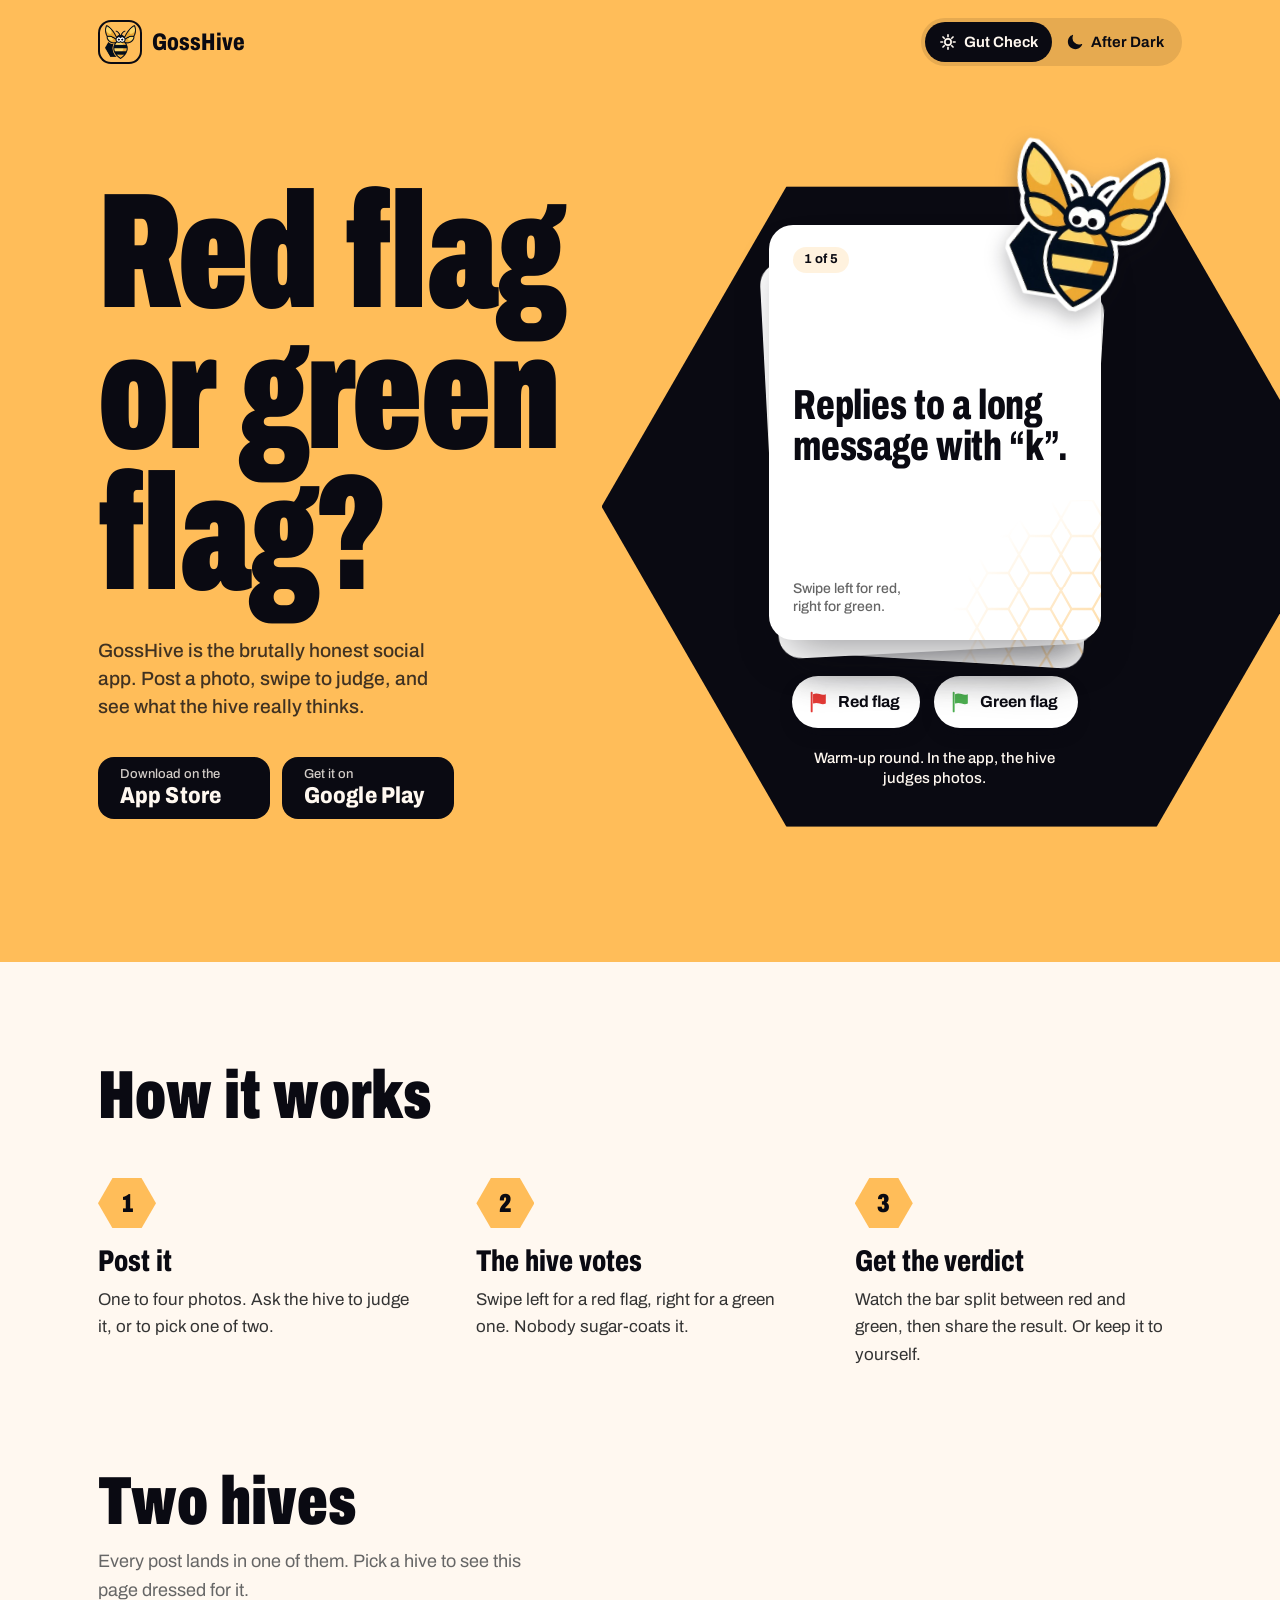
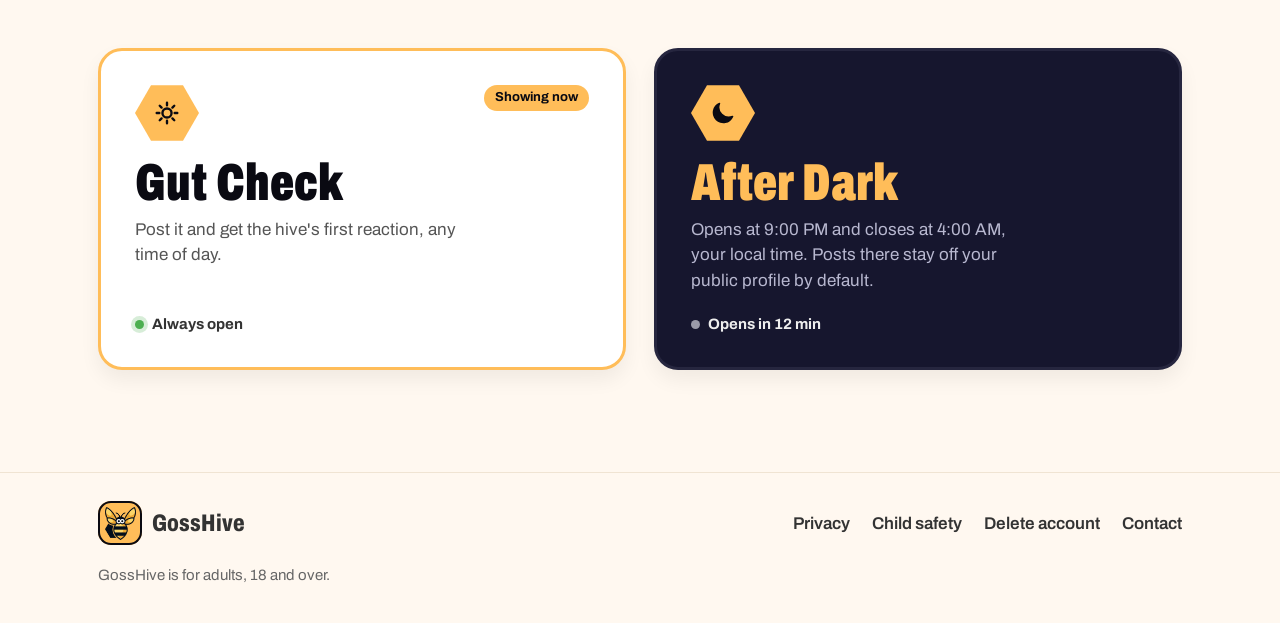
<file: index.html>
<!DOCTYPE html>
<html lang="en">
<head>
  <meta charset="UTF-8">
  <meta name="viewport" content="width=device-width, initial-scale=1">
  <title>GossHive: red flag or green flag?</title>
  <meta name="description" content="GossHive is the brutally honest social app. Post a photo, swipe to judge, and see what the hive really thinks.">
  <meta name="theme-color" content="#ffbd59">
  <meta property="og:type" content="website">
  <meta property="og:site_name" content="GossHive">
  <meta property="og:title" content="GossHive: red flag or green flag?">
  <meta property="og:description" content="The brutally honest social app. Post a photo, swipe to judge, and see what the hive really thinks.">
  <meta property="og:url" content="https://gosshive.app/">
  <meta property="og:image" content="https://gosshive.app/assets/og.png">
  <meta name="twitter:card" content="summary_large_image">
  <link rel="icon" type="image/png" href="assets/favicon.png">
  <link rel="apple-touch-icon" href="assets/apple-touch-icon.png">
  <link rel="preload" href="assets/fonts/archivo-latin-var.woff2" as="font" type="font/woff2" crossorigin>
  <link rel="stylesheet" href="assets/site.css">
  <script>
    /* Pick the hive before first paint: After Dark from 21:00 to 04:00 local time, as in the app. */
    (function () {
      var hive = null;
      try { hive = sessionStorage.getItem('gh-hive'); } catch (e) {}
      if (hive !== 'gut' && hive !== 'dark') {
        var h = new Date().getHours();
        hive = (h >= 21 || h < 4) ? 'dark' : 'gut';
      }
      var root = document.documentElement;
      root.dataset.hive = hive;
      root.classList.add('js');
    })();
  </script>
</head>
<body>
  <header class="nav nav--over wrap">
      <a class="brand" href="./" aria-label="GossHive home">
        <span class="brand-tile"><img src="assets/bee.webp" alt="" width="234" height="256"></span>
        <span>GossHive</span>
      </a>
      <div class="seg" role="group" aria-label="Choose a hive for this page">
        <button type="button" data-set-hive="gut" aria-pressed="true">
          <svg viewBox="0 0 24 24" fill="none" stroke="currentColor" stroke-width="2.2" stroke-linecap="round" aria-hidden="true"><circle cx="12" cy="12" r="4.2"/><path d="M12 2.5v2.4M12 19.1v2.4M2.5 12h2.4M19.1 12h2.4M5.3 5.3 7 7M17 17l1.7 1.7M18.7 5.3 17 7M7 17l-1.7 1.7"/></svg>
          <span class="seg-label">Gut Check</span>
        </button>
        <button type="button" data-set-hive="dark" aria-pressed="false">
          <svg viewBox="0 0 24 24" fill="currentColor" aria-hidden="true"><path d="M20.6 14.6A8.6 8.6 0 0 1 9.4 3.4a.7.7 0 0 0-.9-.9 9.9 9.9 0 1 0 13 13 .7.7 0 0 0-.9-.9z"/></svg>
          <span class="seg-label">After Dark</span>
        </button>
      </div>
  </header>

  <main>
  <div class="hero" id="top">
    <div class="hero-grid wrap">
      <div class="hero-copy">
        <h1 class="hero-title display">
          <span class="line t-red">Red flag</span>
          <span class="line">or <span class="t-green">green</span></span>
          <span class="line t-green">flag?</span>
        </h1>
        <p class="hero-sub">GossHive is the brutally honest social app. Post a photo, swipe to judge, and see what the hive really thinks.</p>
        <div class="stores" id="get">
          <a class="store" data-store="ios" href="https://apps.apple.com/app/gosshive/id6757358951">
            <span class="store-small">Download on the</span>
            <span class="store-big">App Store</span>
          </a>
          <a class="store" data-store="android" href="https://play.google.com/store/apps/details?id=app.gosshive&amp;referrer=utm_source%3Dwebsite%26utm_medium%3Dweb%26utm_campaign%3Dlanding">
            <span class="store-small">Get it on</span>
            <span class="store-big">Google Play</span>
          </a>
        </div>
      </div>

      <div class="stage">
        <section class="judge" aria-labelledby="judge-title">
          <div class="hexagon" aria-hidden="true"></div>
          <h2 class="sr-only" id="judge-title">Warm-up round: judge five cards</h2>

          <div class="deck" id="deck" tabindex="0" role="group" aria-label="Card deck. Left arrow votes red flag, right arrow votes green flag.">
            <div class="bee" aria-hidden="true">
              <div class="bee-body" id="bee">
                <img src="assets/bee-sticker.webp" alt="" width="593" height="640">
                <span class="pupil pupil--l"></span>
                <span class="pupil pupil--r"></span>
              </div>
            </div>

            <ol class="cards">
              <li class="card" data-pos="0">
                <p class="card-count">1 of 5</p>
                <p class="card-text">Replies to a long message with “k”.</p>
                <p class="card-hint">Swipe left for red, right for green.</p>
                <span class="stamp stamp--green" aria-hidden="true">Green flag</span>
                <span class="stamp stamp--red" aria-hidden="true">Red flag</span>
              </li>
              <li class="card" data-pos="1">
                <p class="card-count">2 of 5</p>
                <p class="card-text">Returns the shopping cart. Every time.</p>
                <span class="stamp stamp--green" aria-hidden="true">Green flag</span>
                <span class="stamp stamp--red" aria-hidden="true">Red flag</span>
              </li>
              <li class="card" data-pos="2">
                <p class="card-count">3 of 5</p>
                <p class="card-text">Claps when the plane lands.</p>
                <span class="stamp stamp--green" aria-hidden="true">Green flag</span>
                <span class="stamp stamp--red" aria-hidden="true">Red flag</span>
              </li>
              <li class="card" data-pos="deep">
                <p class="card-count">4 of 5</p>
                <p class="card-text">Still shares a streaming login with an ex.</p>
                <span class="stamp stamp--green" aria-hidden="true">Green flag</span>
                <span class="stamp stamp--red" aria-hidden="true">Red flag</span>
              </li>
              <li class="card" data-pos="deep">
                <p class="card-count">5 of 5</p>
                <p class="card-text">Remembers your coffee order after one date.</p>
                <span class="stamp stamp--green" aria-hidden="true">Green flag</span>
                <span class="stamp stamp--red" aria-hidden="true">Red flag</span>
              </li>
              <li class="card card--result" id="result" data-pos="deep" aria-hidden="true">
                <p class="card-count">Your verdict</p>
                <p class="result-title" id="resultTitle">Split decision.</p>
                <div class="ratio" id="resultBar" role="img" aria-label="Your split between red and green flags"></div>
                <p class="result-tally" id="resultTally"></p>
                <p class="result-note">That was the warm-up. In the app, the hive judges real photos.</p>
                <div class="result-actions">
                  <a class="btn btn--primary" id="resultGet" href="#get">Get the app</a>
                  <button class="btn btn--ghost" id="again" type="button">Go again</button>
                </div>
              </li>
            </ol>
          </div>

          <div class="votes" id="votes">
            <button class="vote vote--red" type="button" data-vote="red">
              <svg viewBox="0 0 340 420" aria-hidden="true"><path d="M30 34v356" stroke="currentColor" stroke-width="36" stroke-linecap="round" fill="none"/><path d="M56 60c110-40 148 40 244 0v180c-96 40-134-40-244 0z" fill="currentColor"/></svg>
              Red flag
            </button>
            <button class="vote vote--green" type="button" data-vote="green">
              <svg viewBox="0 0 340 420" aria-hidden="true"><path d="M30 34v356" stroke="currentColor" stroke-width="36" stroke-linecap="round" fill="none"/><path d="M56 60c110-40 148 40 244 0v180c-96 40-134-40-244 0z" fill="currentColor"/></svg>
              Green flag
            </button>
          </div>

          <p class="judge-note">Warm-up round. In the app, the hive judges photos.</p>
          <p class="sr-only" id="deckLive" aria-live="polite"></p>
        </section>
      </div>
    </div>
  </div>

  <section class="section wrap" aria-labelledby="how-title">
    <h2 class="section-title" id="how-title">How it works</h2>
    <ol class="steps">
      <li class="step">
        <span class="step-n" aria-hidden="true">1</span>
        <h3>Post it</h3>
        <p>One to four photos. Ask the hive to judge it, or to pick one of two.</p>
      </li>
      <li class="step">
        <span class="step-n" aria-hidden="true">2</span>
        <h3>The hive votes</h3>
        <p>Swipe left for a red flag, right for a green one. Nobody sugar-coats it.</p>
      </li>
      <li class="step">
        <span class="step-n" aria-hidden="true">3</span>
        <h3>Get the verdict</h3>
        <p>Watch the bar split between red and green, then share the result. Or keep it to yourself.</p>
      </li>
    </ol>
  </section>

  <section class="section wrap" aria-labelledby="hives-title">
    <h2 class="section-title" id="hives-title">Two hives</h2>
    <p class="section-lede">Every post lands in one of them. Pick a hive to see this page dressed for it.</p>
    <div class="hive-grid">
      <button class="hive hive--gut" type="button" data-set-hive="gut" aria-pressed="true">
        <span class="hive-here">Showing now</span>
        <span class="hive-icon" aria-hidden="true">
          <svg viewBox="0 0 24 24" fill="none" stroke="currentColor" stroke-width="2.2" stroke-linecap="round"><circle cx="12" cy="12" r="4.2"/><path d="M12 2.5v2.4M12 19.1v2.4M2.5 12h2.4M19.1 12h2.4M5.3 5.3 7 7M17 17l1.7 1.7M18.7 5.3 17 7M7 17l-1.7 1.7"/></svg>
        </span>
        <span class="hive-name">Gut Check</span>
        <span class="hive-desc">Post it and get the hive's first reaction, any time of day.</span>
        <span class="hive-status" data-open="true">Always open</span>
      </button>
      <button class="hive hive--dark" type="button" data-set-hive="dark" aria-pressed="false">
        <span class="hive-here">Showing now</span>
        <span class="hive-icon" aria-hidden="true">
          <svg viewBox="0 0 24 24" fill="currentColor"><path d="M20.6 14.6A8.6 8.6 0 0 1 9.4 3.4a.7.7 0 0 0-.9-.9 9.9 9.9 0 1 0 13 13 .7.7 0 0 0-.9-.9z"/></svg>
        </span>
        <span class="hive-name">After Dark</span>
        <span class="hive-desc">Opens at <span data-clock="21">21:00</span> and closes at <span data-clock="4">04:00</span>, your local time. Posts there stay off your public profile by default.</span>
        <span class="hive-status" data-dark-status data-open="false">Open from 21:00 to 04:00</span>
      </button>
    </div>
  </section>
  </main>

  <footer class="foot">
    <div class="foot-grid wrap">
      <a class="brand" href="./" aria-label="GossHive home">
        <span class="brand-tile"><img src="assets/bee.webp" alt="" width="234" height="256"></span>
        <span>GossHive</span>
      </a>
      <ul class="foot-links" aria-label="GossHive resources">
        <li><a href="privacy.html">Privacy</a></li>
        <li><a href="child-safety.html">Child safety</a></li>
        <li><a href="delete-account.html">Delete account</a></li>
        <li><a href="contact.html">Contact</a></li>
      </ul>
      <p class="foot-note">GossHive is for adults, 18 and over.</p>
    </div>
  </footer>

  <script src="assets/site.js" defer></script>
  <script src="assets/deck.js" defer></script>
</body>
</html>
</file>
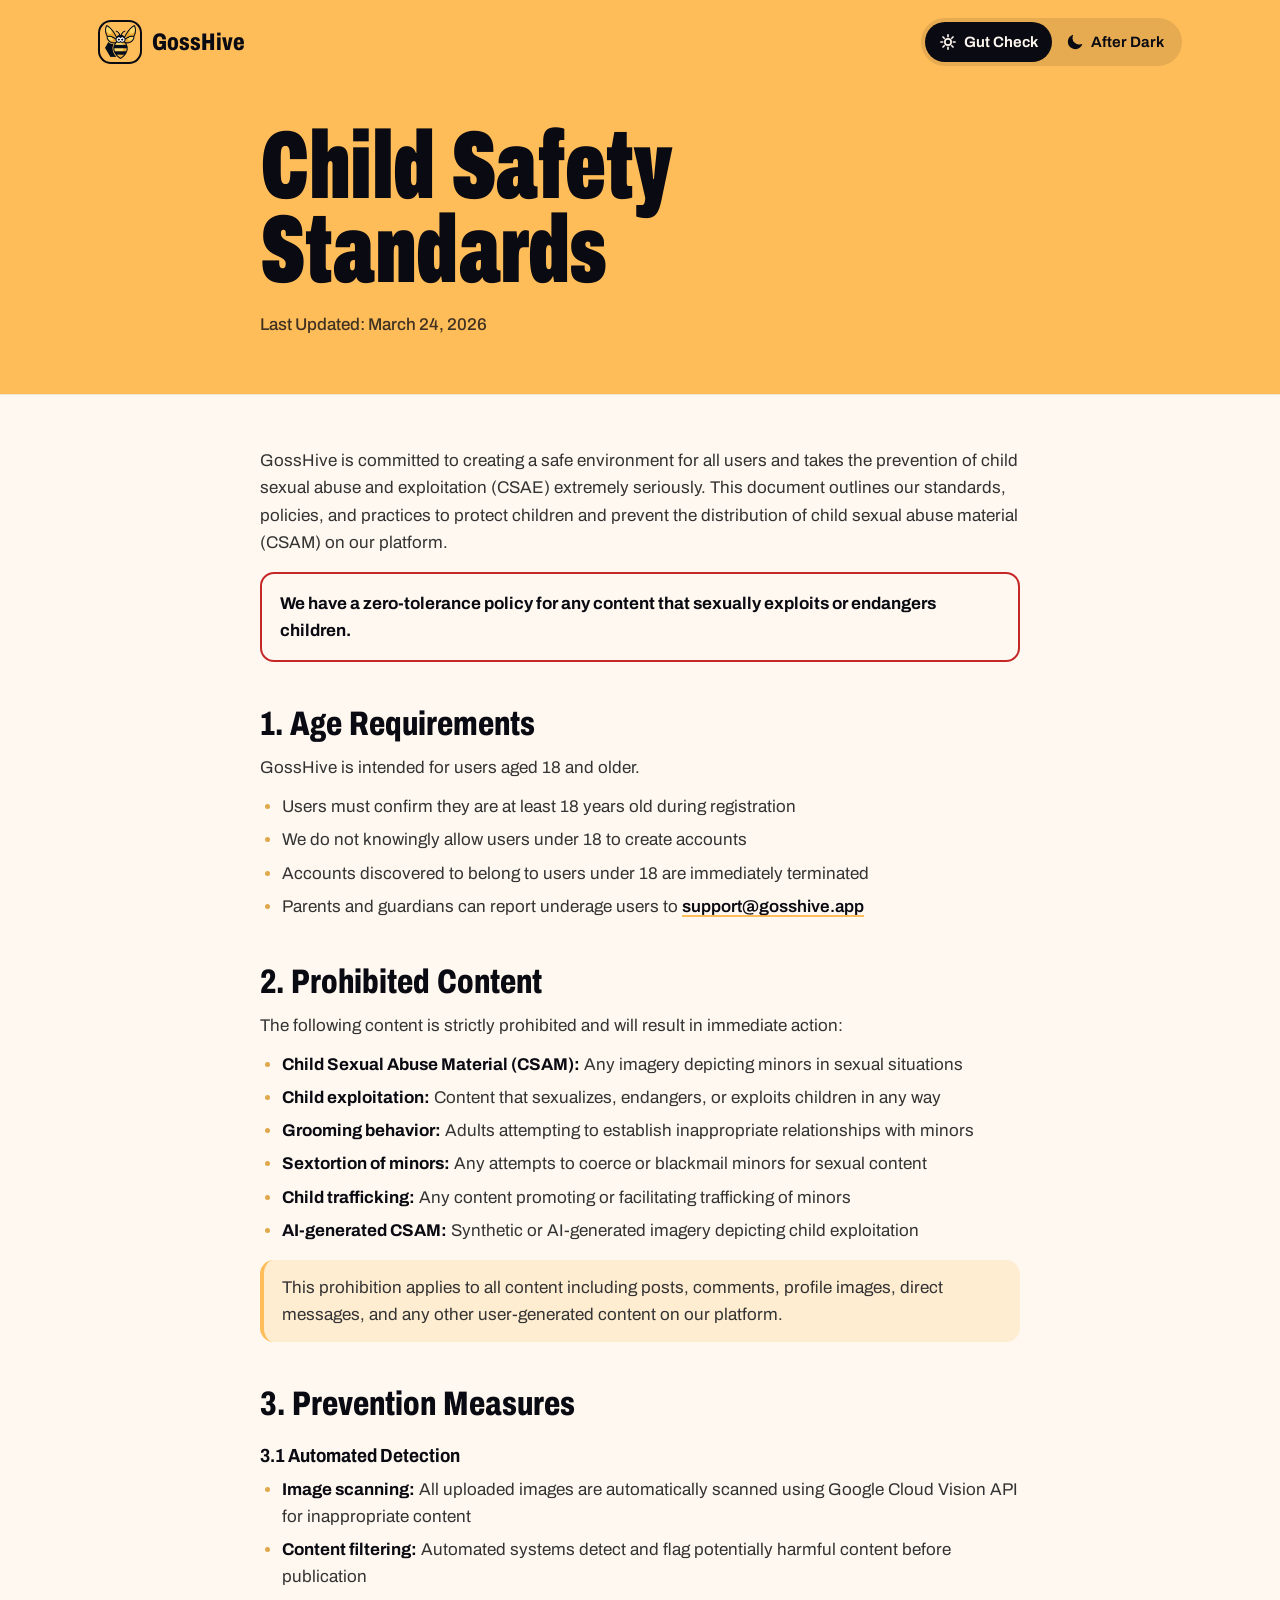
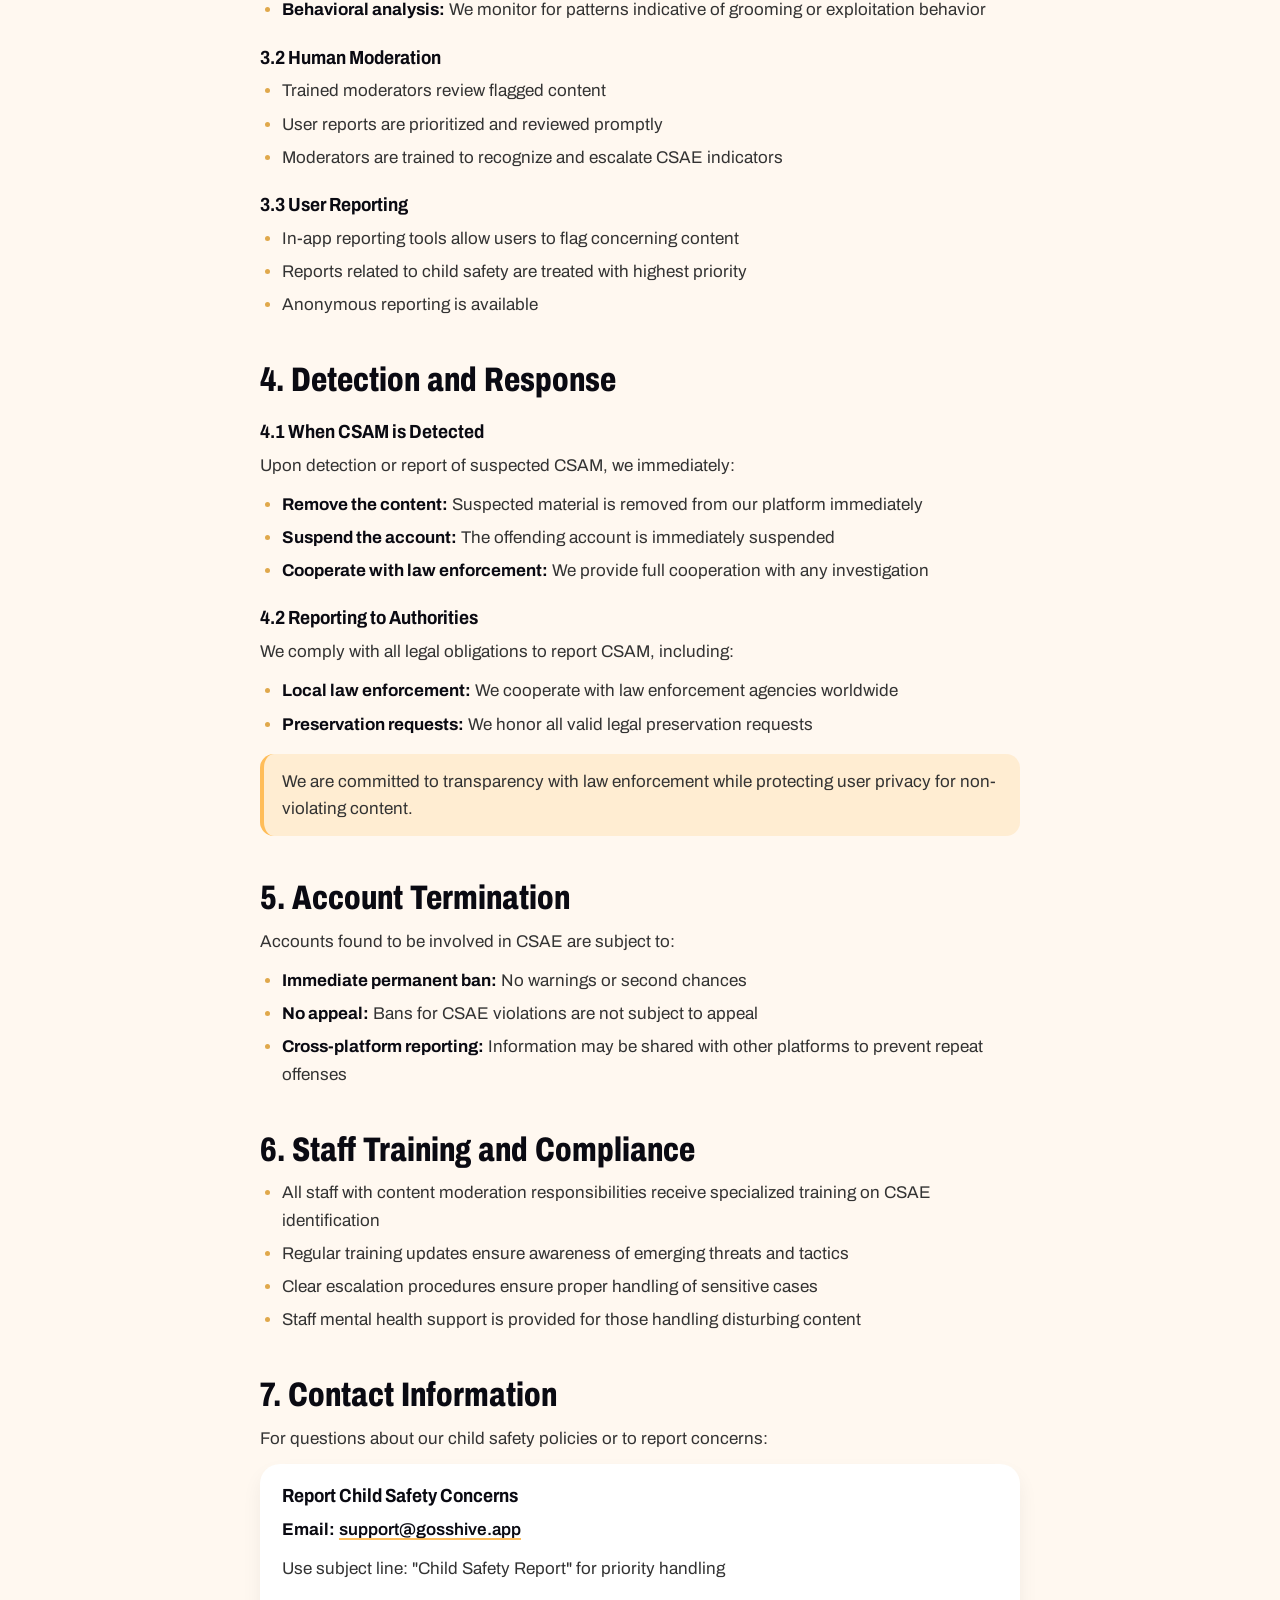
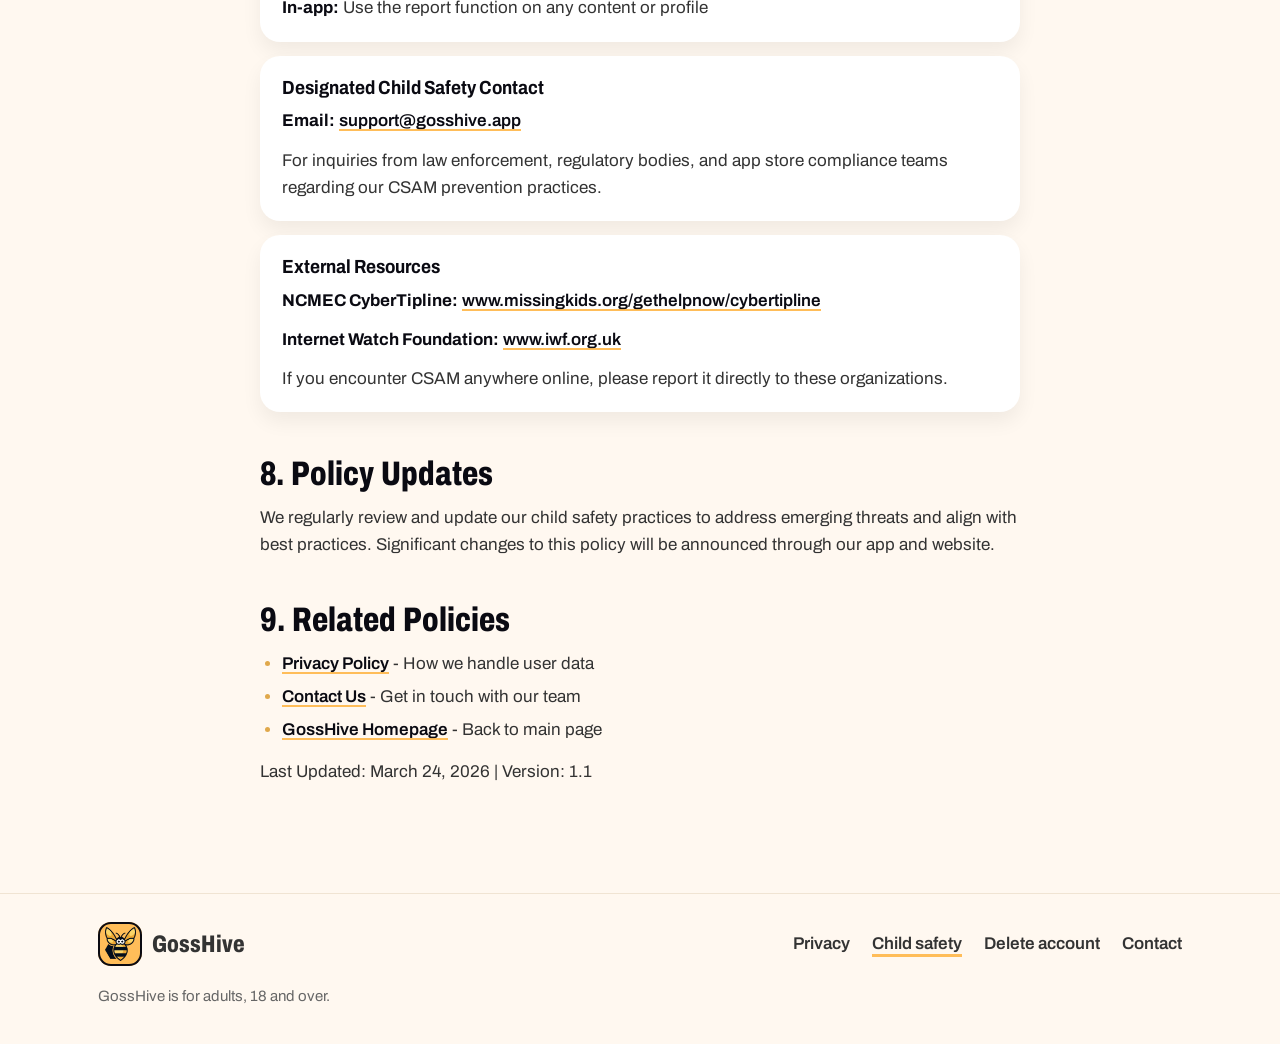
<file: child-safety.html>
<!DOCTYPE html>
<html lang="en">
<head>
  <meta charset="UTF-8">
  <meta name="viewport" content="width=device-width, initial-scale=1">
  <title>GossHive Child Safety Standards</title>
  <meta name="description" content="GossHive Child Safety Standards - Our commitment to preventing child sexual abuse and exploitation">
  <meta name="theme-color" content="#ffbd59">
  <link rel="icon" type="image/png" href="assets/favicon.png">
  <link rel="apple-touch-icon" href="assets/apple-touch-icon.png">
  <link rel="preload" href="assets/fonts/archivo-latin-var.woff2" as="font" type="font/woff2" crossorigin>
  <link rel="stylesheet" href="assets/site.css">
  <script>
    /* Pick the hive before first paint: After Dark from 21:00 to 04:00 local time, as in the app. */
    (function () {
      var hive = null;
      try { hive = sessionStorage.getItem('gh-hive'); } catch (e) {}
      if (hive !== 'gut' && hive !== 'dark') {
        var h = new Date().getHours();
        hive = (h >= 21 || h < 4) ? 'dark' : 'gut';
      }
      var root = document.documentElement;
      root.dataset.hive = hive;
      root.classList.add('js');
    })();
  </script>
</head>
<body>
  <header class="nav nav--over wrap">
    <a class="brand" href="./" aria-label="GossHive home">
      <span class="brand-tile"><img src="assets/bee.webp" alt="" width="234" height="256"></span>
      <span>GossHive</span>
    </a>
    <div class="seg" role="group" aria-label="Choose a hive for this page">
      <button type="button" data-set-hive="gut" aria-pressed="true">
        <svg viewBox="0 0 24 24" fill="none" stroke="currentColor" stroke-width="2.2" stroke-linecap="round" aria-hidden="true"><circle cx="12" cy="12" r="4.2"/><path d="M12 2.5v2.4M12 19.1v2.4M2.5 12h2.4M19.1 12h2.4M5.3 5.3 7 7M17 17l1.7 1.7M18.7 5.3 17 7M7 17l-1.7 1.7"/></svg>
        <span class="seg-label">Gut Check</span>
      </button>
      <button type="button" data-set-hive="dark" aria-pressed="false">
        <svg viewBox="0 0 24 24" fill="currentColor" aria-hidden="true"><path d="M20.6 14.6A8.6 8.6 0 0 1 9.4 3.4a.7.7 0 0 0-.9-.9 9.9 9.9 0 1 0 13 13 .7.7 0 0 0-.9-.9z"/></svg>
        <span class="seg-label">After Dark</span>
      </button>
    </div>
  </header>

  <main class="doc">
    <header class="doc-head">
      <h1>Child Safety Standards</h1>
      <p class="updated">Last Updated: March 24, 2026</p>
    </header>

    <div class="doc-body">


    <section>
      <p>
        GossHive is committed to creating a safe environment for all users and takes the prevention of
        child sexual abuse and exploitation (CSAE) extremely seriously. This document outlines our
        standards, policies, and practices to protect children and prevent the distribution of child
        sexual abuse material (CSAM) on our platform.
      </p>
      <div class="zero-tolerance">
        <p>We have a zero-tolerance policy for any content that sexually exploits or endangers children.</p>
      </div>
    </section>

    <section>
      <h2>1. Age Requirements</h2>
      <p>GossHive is intended for users aged 18 and older.</p>
      <ul>
        <li>Users must confirm they are at least 18 years old during registration</li>
        <li>We do not knowingly allow users under 18 to create accounts</li>
        <li>Accounts discovered to belong to users under 18 are immediately terminated</li>
        <li>Parents and guardians can report underage users to <a href="mailto:support@gosshive.app">support@gosshive.app</a></li>
      </ul>
    </section>

    <section>
      <h2>2. Prohibited Content</h2>
      <p>The following content is strictly prohibited and will result in immediate action:</p>
      <ul>
        <li><strong>Child Sexual Abuse Material (CSAM):</strong> Any imagery depicting minors in sexual situations</li>
        <li><strong>Child exploitation:</strong> Content that sexualizes, endangers, or exploits children in any way</li>
        <li><strong>Grooming behavior:</strong> Adults attempting to establish inappropriate relationships with minors</li>
        <li><strong>Sextortion of minors:</strong> Any attempts to coerce or blackmail minors for sexual content</li>
        <li><strong>Child trafficking:</strong> Any content promoting or facilitating trafficking of minors</li>
        <li><strong>AI-generated CSAM:</strong> Synthetic or AI-generated imagery depicting child exploitation</li>
      </ul>
      <p class="callout">
        This prohibition applies to all content including posts, comments, profile images, direct messages, and any other user-generated content on our platform.
      </p>
    </section>

    <section>
      <h2>3. Prevention Measures</h2>

      <h3>3.1 Automated Detection</h3>
      <ul>
        <li><strong>Image scanning:</strong> All uploaded images are automatically scanned using Google Cloud Vision API for inappropriate content</li>
        <li><strong>Content filtering:</strong> Automated systems detect and flag potentially harmful content before publication</li>
        <li><strong>Behavioral analysis:</strong> We monitor for patterns indicative of grooming or exploitation behavior</li>
      </ul>

      <h3>3.2 Human Moderation</h3>
      <ul>
        <li>Trained moderators review flagged content</li>
        <li>User reports are prioritized and reviewed promptly</li>
        <li>Moderators are trained to recognize and escalate CSAE indicators</li>
      </ul>

      <h3>3.3 User Reporting</h3>
      <ul>
        <li>In-app reporting tools allow users to flag concerning content</li>
        <li>Reports related to child safety are treated with highest priority</li>
        <li>Anonymous reporting is available</li>
      </ul>
    </section>

    <section>
      <h2>4. Detection and Response</h2>

      <h3>4.1 When CSAM is Detected</h3>
      <p>Upon detection or report of suspected CSAM, we immediately:</p>
      <ul>
        <li><strong>Remove the content:</strong> Suspected material is removed from our platform immediately</li>
        <li><strong>Suspend the account:</strong> The offending account is immediately suspended</li>
        <li><strong>Cooperate with law enforcement:</strong> We provide full cooperation with any investigation</li>
      </ul>

      <h3>4.2 Reporting to Authorities</h3>
      <p>We comply with all legal obligations to report CSAM, including:</p>
      <ul>
        <li><strong>Local law enforcement:</strong> We cooperate with law enforcement agencies worldwide</li>
        <li><strong>Preservation requests:</strong> We honor all valid legal preservation requests</li>
      </ul>
      <p class="callout-important">
        We are committed to transparency with law enforcement while protecting user privacy for non-violating content.
      </p>
    </section>

    <section>
      <h2>5. Account Termination</h2>
      <p>Accounts found to be involved in CSAE are subject to:</p>
      <ul>
        <li><strong>Immediate permanent ban:</strong> No warnings or second chances</li>
        <li><strong>No appeal:</strong> Bans for CSAE violations are not subject to appeal</li>
        <li><strong>Cross-platform reporting:</strong> Information may be shared with other platforms to prevent repeat offenses</li>
      </ul>
    </section>

    <section>
      <h2>6. Staff Training and Compliance</h2>
      <ul>
        <li>All staff with content moderation responsibilities receive specialized training on CSAE identification</li>
        <li>Regular training updates ensure awareness of emerging threats and tactics</li>
        <li>Clear escalation procedures ensure proper handling of sensitive cases</li>
        <li>Staff mental health support is provided for those handling disturbing content</li>
      </ul>
    </section>

    <section>
      <h2>7. Contact Information</h2>
      <p>For questions about our child safety policies or to report concerns:</p>

      <div class="contact-card">
        <h3>Report Child Safety Concerns</h3>
        <p><strong>Email:</strong> <a href="mailto:support@gosshive.app">support@gosshive.app</a></p>
        <p>Use subject line: "Child Safety Report" for priority handling</p>
        <p><strong>In-app:</strong> Use the report function on any content or profile</p>
      </div>

      <div class="contact-card">
        <h3>Designated Child Safety Contact</h3>
        <p><strong>Email:</strong> <a href="mailto:support@gosshive.app">support@gosshive.app</a></p>
        <p>For inquiries from law enforcement, regulatory bodies, and app store compliance teams regarding our CSAM prevention practices.</p>
      </div>

      <div class="contact-card">
        <h3>External Resources</h3>
        <p><strong>NCMEC CyberTipline:</strong> <a href="https://www.missingkids.org/gethelpnow/cybertipline" target="_blank" rel="noopener">www.missingkids.org/gethelpnow/cybertipline</a></p>
        <p><strong>Internet Watch Foundation:</strong> <a href="https://www.iwf.org.uk/" target="_blank" rel="noopener">www.iwf.org.uk</a></p>
        <p>If you encounter CSAM anywhere online, please report it directly to these organizations.</p>
      </div>
    </section>

    <section>
      <h2>8. Policy Updates</h2>
      <p>
        We regularly review and update our child safety practices to address emerging threats and
        align with best practices. Significant changes to this policy will be announced through
        our app and website.
      </p>
    </section>

    <section>
      <h2>9. Related Policies</h2>
      <ul>
        <li><a href="https://gosshive.app/privacy">Privacy Policy</a> - How we handle user data</li>
        <li><a href="https://gosshive.app/contact">Contact Us</a> - Get in touch with our team</li>
        <li><a href="https://gosshive.app">GossHive Homepage</a> - Back to main page</li>
      </ul>
      <p class="updated">Last Updated: March 24, 2026 | Version: 1.1</p>
    </section>
    </div>
  </main>

  <footer class="foot">
    <div class="foot-grid wrap">
      <a class="brand" href="./" aria-label="GossHive home">
        <span class="brand-tile"><img src="assets/bee.webp" alt="" width="234" height="256"></span>
        <span>GossHive</span>
      </a>
      <ul class="foot-links" aria-label="GossHive resources">
        <li><a href="privacy.html">Privacy</a></li>
        <li><a href="child-safety.html" aria-current="page">Child safety</a></li>
        <li><a href="delete-account.html">Delete account</a></li>
        <li><a href="contact.html">Contact</a></li>
      </ul>
      <p class="foot-note">GossHive is for adults, 18 and over.</p>
    </div>
  </footer>

  <script src="assets/site.js" defer></script>
</body>
</html>
</file>
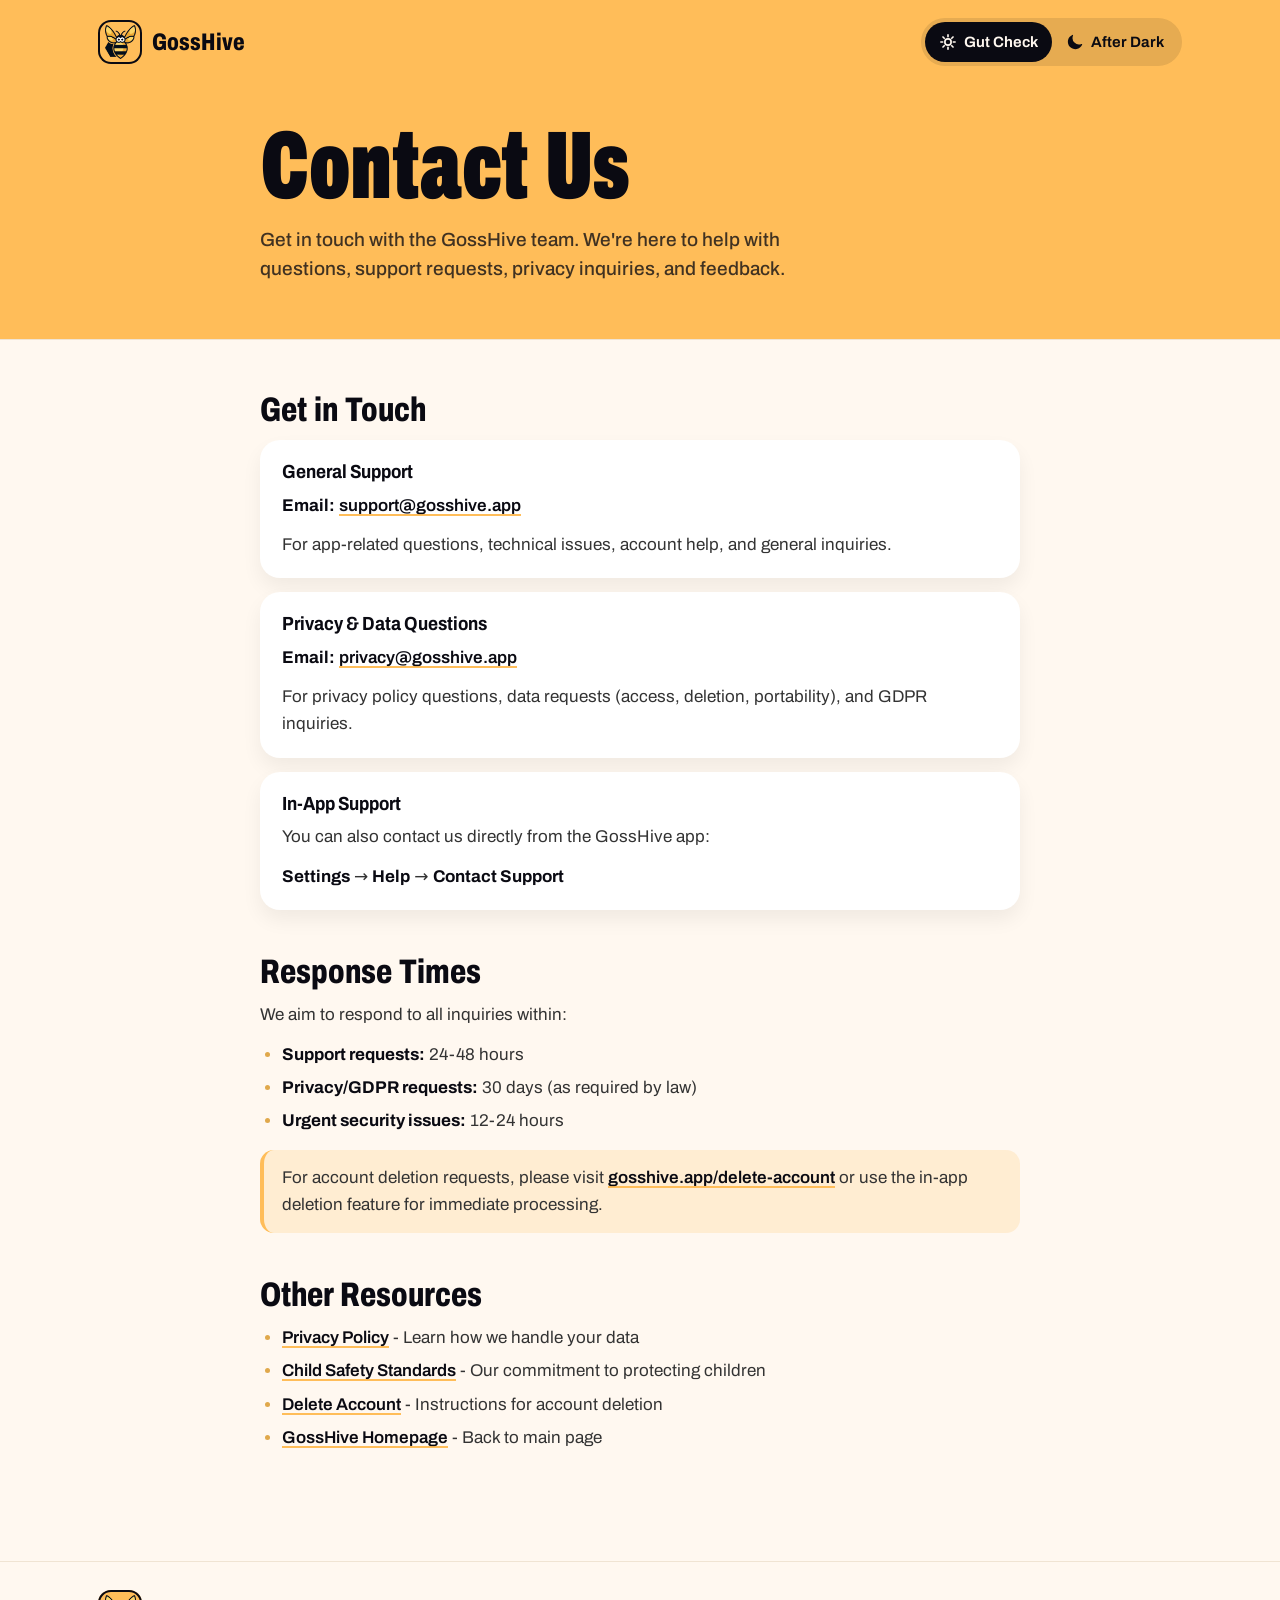
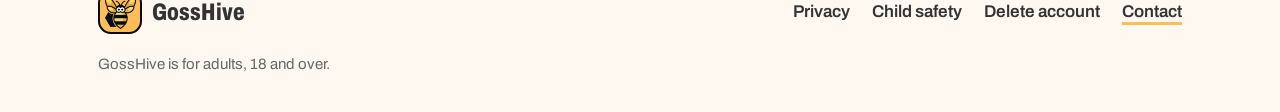
<file: contact.html>
<!DOCTYPE html>
<html lang="en">
<head>
  <meta charset="UTF-8">
  <meta name="viewport" content="width=device-width, initial-scale=1">
  <title>Contact GossHive</title>
  <meta name="description" content="Contact GossHive support and team">
  <meta name="theme-color" content="#ffbd59">
  <link rel="icon" type="image/png" href="assets/favicon.png">
  <link rel="apple-touch-icon" href="assets/apple-touch-icon.png">
  <link rel="preload" href="assets/fonts/archivo-latin-var.woff2" as="font" type="font/woff2" crossorigin>
  <link rel="stylesheet" href="assets/site.css">
  <script>
    /* Pick the hive before first paint: After Dark from 21:00 to 04:00 local time, as in the app. */
    (function () {
      var hive = null;
      try { hive = sessionStorage.getItem('gh-hive'); } catch (e) {}
      if (hive !== 'gut' && hive !== 'dark') {
        var h = new Date().getHours();
        hive = (h >= 21 || h < 4) ? 'dark' : 'gut';
      }
      var root = document.documentElement;
      root.dataset.hive = hive;
      root.classList.add('js');
    })();
  </script>
</head>
<body>
  <header class="nav nav--over wrap">
    <a class="brand" href="./" aria-label="GossHive home">
      <span class="brand-tile"><img src="assets/bee.webp" alt="" width="234" height="256"></span>
      <span>GossHive</span>
    </a>
    <div class="seg" role="group" aria-label="Choose a hive for this page">
      <button type="button" data-set-hive="gut" aria-pressed="true">
        <svg viewBox="0 0 24 24" fill="none" stroke="currentColor" stroke-width="2.2" stroke-linecap="round" aria-hidden="true"><circle cx="12" cy="12" r="4.2"/><path d="M12 2.5v2.4M12 19.1v2.4M2.5 12h2.4M19.1 12h2.4M5.3 5.3 7 7M17 17l1.7 1.7M18.7 5.3 17 7M7 17l-1.7 1.7"/></svg>
        <span class="seg-label">Gut Check</span>
      </button>
      <button type="button" data-set-hive="dark" aria-pressed="false">
        <svg viewBox="0 0 24 24" fill="currentColor" aria-hidden="true"><path d="M20.6 14.6A8.6 8.6 0 0 1 9.4 3.4a.7.7 0 0 0-.9-.9 9.9 9.9 0 1 0 13 13 .7.7 0 0 0-.9-.9z"/></svg>
        <span class="seg-label">After Dark</span>
      </button>
    </div>
  </header>

  <main class="doc">
    <header class="doc-head">
      <h1>Contact Us</h1>
      <p class="intro">
        Get in touch with the GossHive team. We're here to help with questions, support requests, privacy inquiries, and feedback.
      </p>
    </header>

    <div class="doc-body">


    <section>
      <h2>Get in Touch</h2>

      <div class="contact-card">
        <h3>General Support</h3>
        <p><strong>Email:</strong> <a href="mailto:support@gosshive.app">support@gosshive.app</a></p>
        <p>For app-related questions, technical issues, account help, and general inquiries.</p>
      </div>

      <div class="contact-card">
        <h3>Privacy & Data Questions</h3>
        <p><strong>Email:</strong> <a href="mailto:privacy@gosshive.app">privacy@gosshive.app</a></p>
        <p>For privacy policy questions, data requests (access, deletion, portability), and GDPR inquiries.</p>
      </div>

      <div class="contact-card">
        <h3>In-App Support</h3>
        <p>You can also contact us directly from the GossHive app:</p>
        <p><strong>Settings</strong> → <strong>Help</strong> → <strong>Contact Support</strong></p>
      </div>
    </section>

    <section>
      <h2>Response Times</h2>
      <p>We aim to respond to all inquiries within:</p>
      <ul>
        <li><strong>Support requests:</strong> 24-48 hours</li>
        <li><strong>Privacy/GDPR requests:</strong> 30 days (as required by law)</li>
        <li><strong>Urgent security issues:</strong> 12-24 hours</li>
      </ul>
      <p class="callout">
        For account deletion requests, please visit <a href="https://gosshive.app/delete-account">gosshive.app/delete-account</a> or use the in-app deletion feature for immediate processing.
      </p>
    </section>

    <section>
      <h2>Other Resources</h2>
      <ul>
        <li><a href="https://gosshive.app/privacy">Privacy Policy</a> - Learn how we handle your data</li>
        <li><a href="https://gosshive.app/child-safety">Child Safety Standards</a> - Our commitment to protecting children</li>
        <li><a href="https://gosshive.app/delete-account">Delete Account</a> - Instructions for account deletion</li>
        <li><a href="https://gosshive.app">GossHive Homepage</a> - Back to main page</li>
      </ul>
    </section>
    </div>
  </main>

  <footer class="foot">
    <div class="foot-grid wrap">
      <a class="brand" href="./" aria-label="GossHive home">
        <span class="brand-tile"><img src="assets/bee.webp" alt="" width="234" height="256"></span>
        <span>GossHive</span>
      </a>
      <ul class="foot-links" aria-label="GossHive resources">
        <li><a href="privacy.html">Privacy</a></li>
        <li><a href="child-safety.html">Child safety</a></li>
        <li><a href="delete-account.html">Delete account</a></li>
        <li><a href="contact.html" aria-current="page">Contact</a></li>
      </ul>
      <p class="foot-note">GossHive is for adults, 18 and over.</p>
    </div>
  </footer>

  <script src="assets/site.js" defer></script>
</body>
</html>
</file>
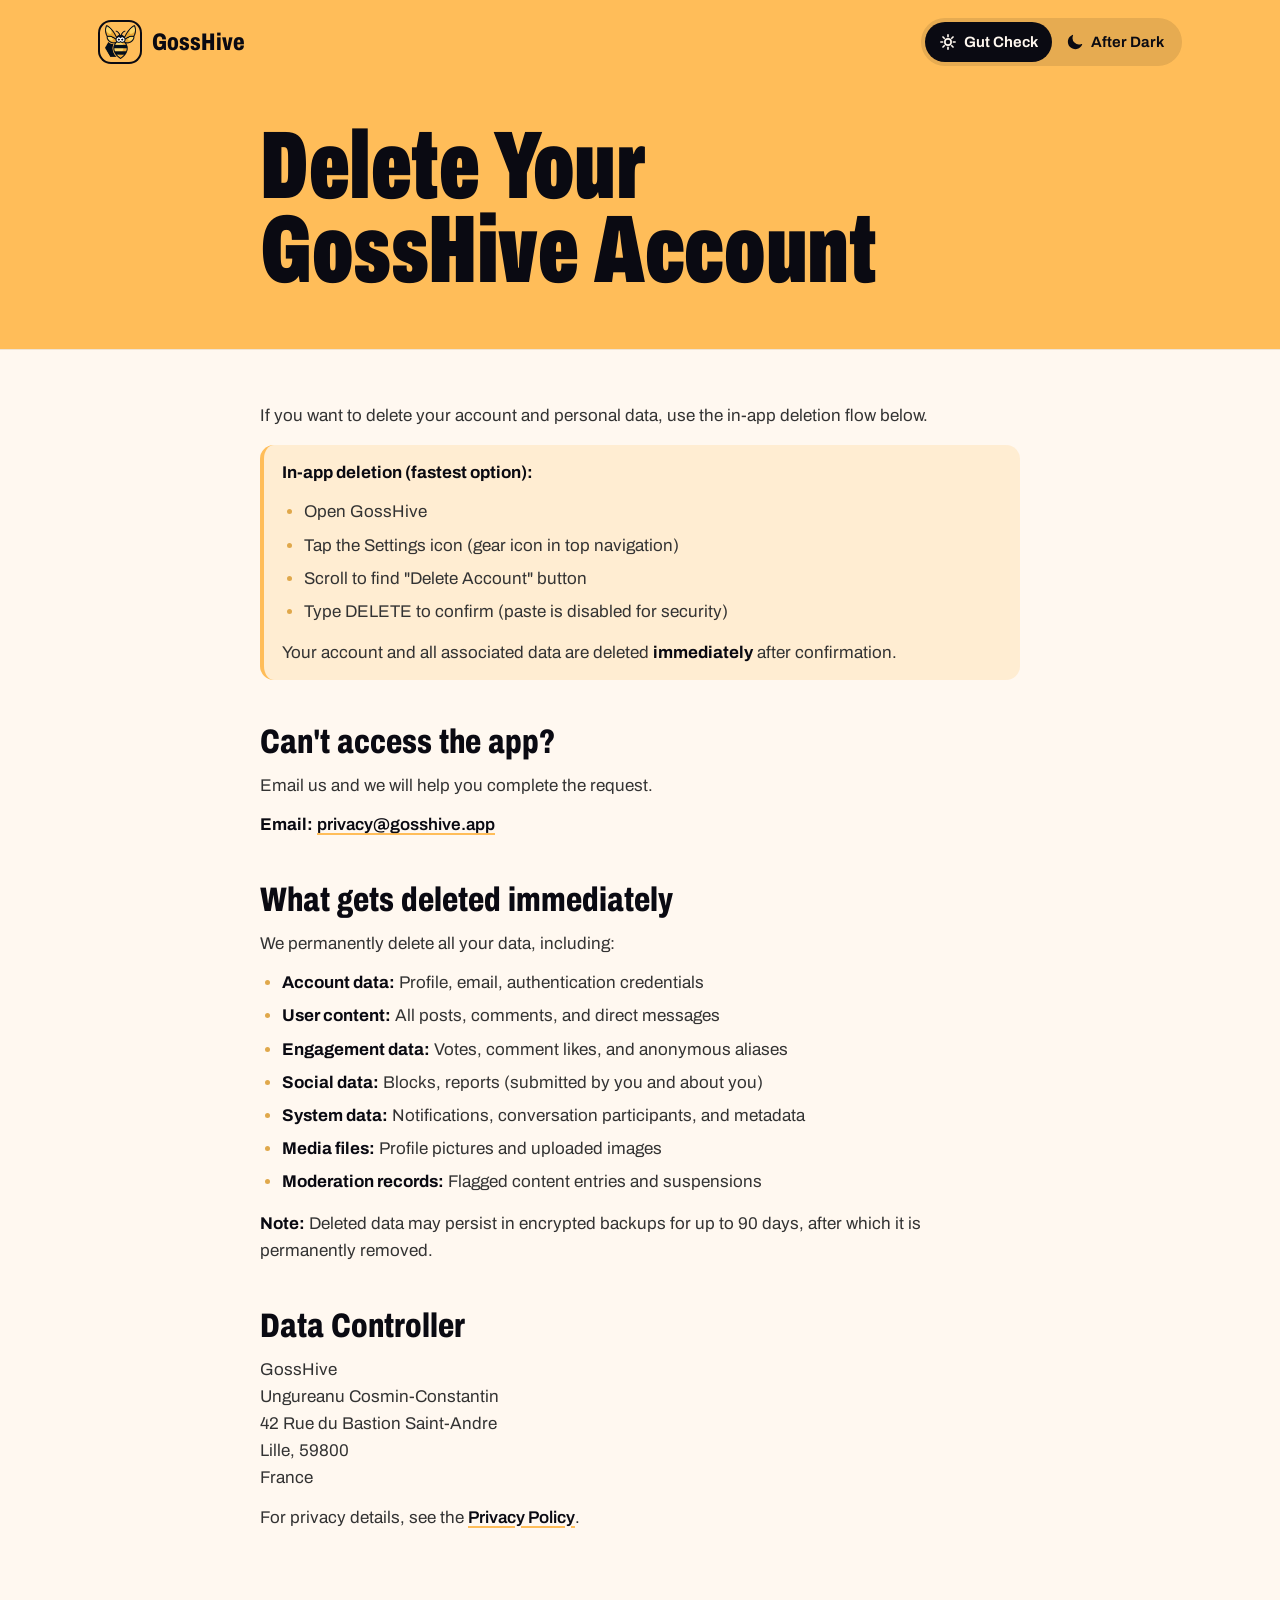
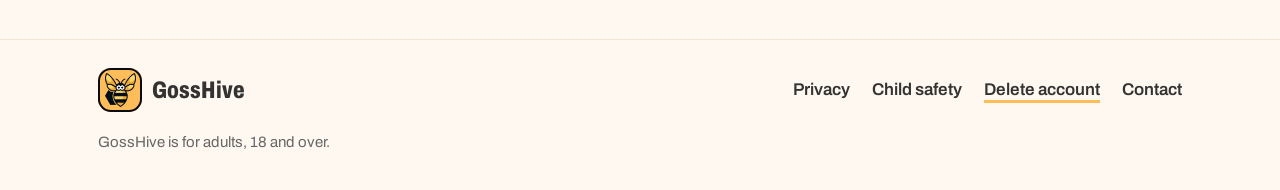
<file: delete-account.html>
<!DOCTYPE html>
<html lang="en">
<head>
  <meta charset="UTF-8">
  <meta name="viewport" content="width=device-width, initial-scale=1">
  <title>GossHive Account Deletion</title>
  <meta name="description" content="GossHive Account Deletion">
  <meta name="theme-color" content="#ffbd59">
  <link rel="icon" type="image/png" href="assets/favicon.png">
  <link rel="apple-touch-icon" href="assets/apple-touch-icon.png">
  <link rel="preload" href="assets/fonts/archivo-latin-var.woff2" as="font" type="font/woff2" crossorigin>
  <link rel="stylesheet" href="assets/site.css">
  <script>
    /* Pick the hive before first paint: After Dark from 21:00 to 04:00 local time, as in the app. */
    (function () {
      var hive = null;
      try { hive = sessionStorage.getItem('gh-hive'); } catch (e) {}
      if (hive !== 'gut' && hive !== 'dark') {
        var h = new Date().getHours();
        hive = (h >= 21 || h < 4) ? 'dark' : 'gut';
      }
      var root = document.documentElement;
      root.dataset.hive = hive;
      root.classList.add('js');
    })();
  </script>
</head>
<body>
  <header class="nav nav--over wrap">
    <a class="brand" href="./" aria-label="GossHive home">
      <span class="brand-tile"><img src="assets/bee.webp" alt="" width="234" height="256"></span>
      <span>GossHive</span>
    </a>
    <div class="seg" role="group" aria-label="Choose a hive for this page">
      <button type="button" data-set-hive="gut" aria-pressed="true">
        <svg viewBox="0 0 24 24" fill="none" stroke="currentColor" stroke-width="2.2" stroke-linecap="round" aria-hidden="true"><circle cx="12" cy="12" r="4.2"/><path d="M12 2.5v2.4M12 19.1v2.4M2.5 12h2.4M19.1 12h2.4M5.3 5.3 7 7M17 17l1.7 1.7M18.7 5.3 17 7M7 17l-1.7 1.7"/></svg>
        <span class="seg-label">Gut Check</span>
      </button>
      <button type="button" data-set-hive="dark" aria-pressed="false">
        <svg viewBox="0 0 24 24" fill="currentColor" aria-hidden="true"><path d="M20.6 14.6A8.6 8.6 0 0 1 9.4 3.4a.7.7 0 0 0-.9-.9 9.9 9.9 0 1 0 13 13 .7.7 0 0 0-.9-.9z"/></svg>
        <span class="seg-label">After Dark</span>
      </button>
    </div>
  </header>

  <main class="doc">
    <header class="doc-head">
      <h1>Delete Your GossHive Account</h1>
    </header>

    <div class="doc-body">

    <p>If you want to delete your account and personal data, use the in-app deletion flow below.</p>

    <div class="callout">
      <p><strong>In-app deletion (fastest option):</strong></p>
      <ul>
        <li>Open GossHive</li>
        <li>Tap the Settings icon (gear icon in top navigation)</li>
        <li>Scroll to find "Delete Account" button</li>
        <li>Type DELETE to confirm (paste is disabled for security)</li>
      </ul>
      <p>Your account and all associated data are deleted <strong>immediately</strong> after confirmation.</p>
    </div>

    <h2>Can't access the app?</h2>
    <p>Email us and we will help you complete the request.</p>
    <p><strong>Email:</strong> <a href="mailto:privacy@gosshive.app">privacy@gosshive.app</a></p>

    <h2>What gets deleted immediately</h2>
    <p>We permanently delete all your data, including:</p>
    <ul>
      <li><strong>Account data:</strong> Profile, email, authentication credentials</li>
      <li><strong>User content:</strong> All posts, comments, and direct messages</li>
      <li><strong>Engagement data:</strong> Votes, comment likes, and anonymous aliases</li>
      <li><strong>Social data:</strong> Blocks, reports (submitted by you and about you)</li>
      <li><strong>System data:</strong> Notifications, conversation participants, and metadata</li>
      <li><strong>Media files:</strong> Profile pictures and uploaded images</li>
      <li><strong>Moderation records:</strong> Flagged content entries and suspensions</li>
    </ul>
    <p><strong>Note:</strong> Deleted data may persist in encrypted backups for up to 90 days, after which it is permanently removed.</p>

    <h2>Data Controller</h2>
    <p>GossHive<br>Ungureanu Cosmin-Constantin<br>42 Rue du Bastion Saint-Andre<br>Lille, 59800<br>France</p>

    <p>
      For privacy details, see the
      <a href="https://gosshive.app/privacy.html">Privacy Policy</a>.
    </p>
    </div>
  </main>

  <footer class="foot">
    <div class="foot-grid wrap">
      <a class="brand" href="./" aria-label="GossHive home">
        <span class="brand-tile"><img src="assets/bee.webp" alt="" width="234" height="256"></span>
        <span>GossHive</span>
      </a>
      <ul class="foot-links" aria-label="GossHive resources">
        <li><a href="privacy.html">Privacy</a></li>
        <li><a href="child-safety.html">Child safety</a></li>
        <li><a href="delete-account.html" aria-current="page">Delete account</a></li>
        <li><a href="contact.html">Contact</a></li>
      </ul>
      <p class="foot-note">GossHive is for adults, 18 and over.</p>
    </div>
  </footer>

  <script src="assets/site.js" defer></script>
</body>
</html>
</file>
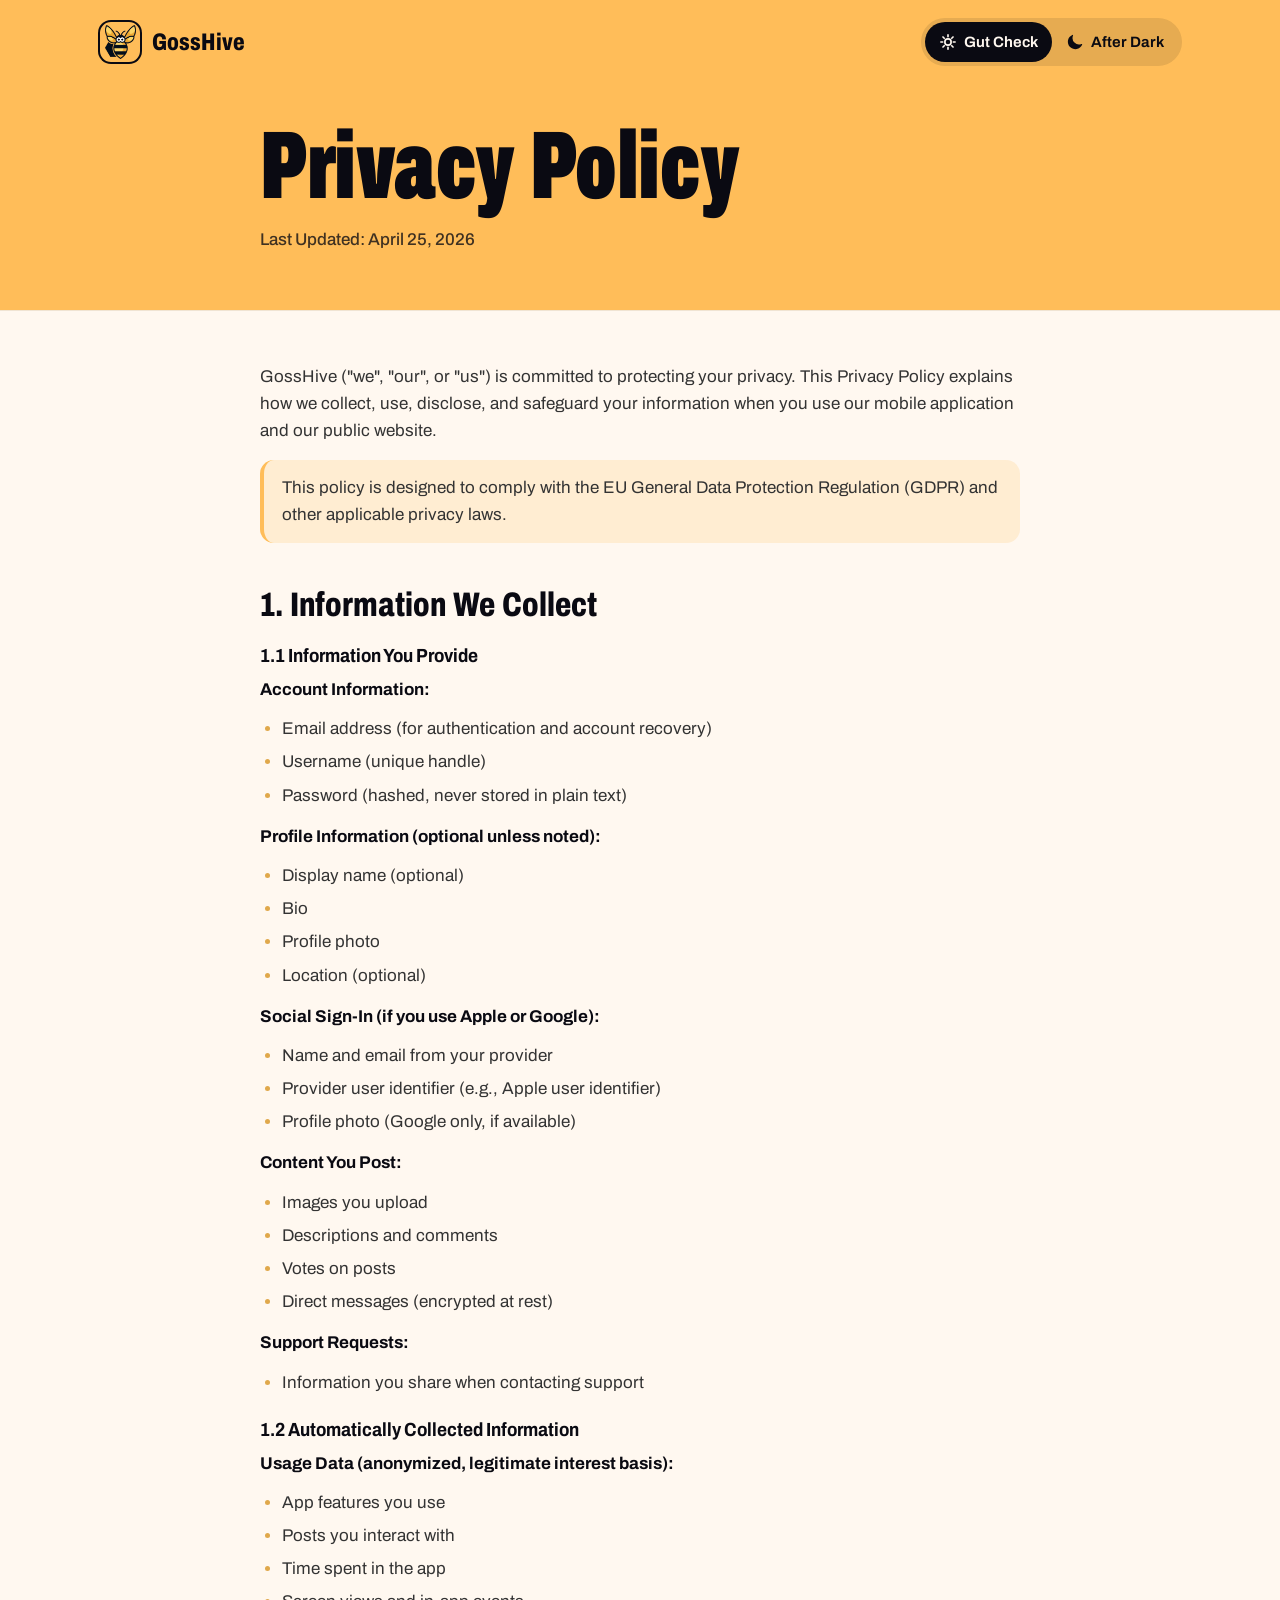
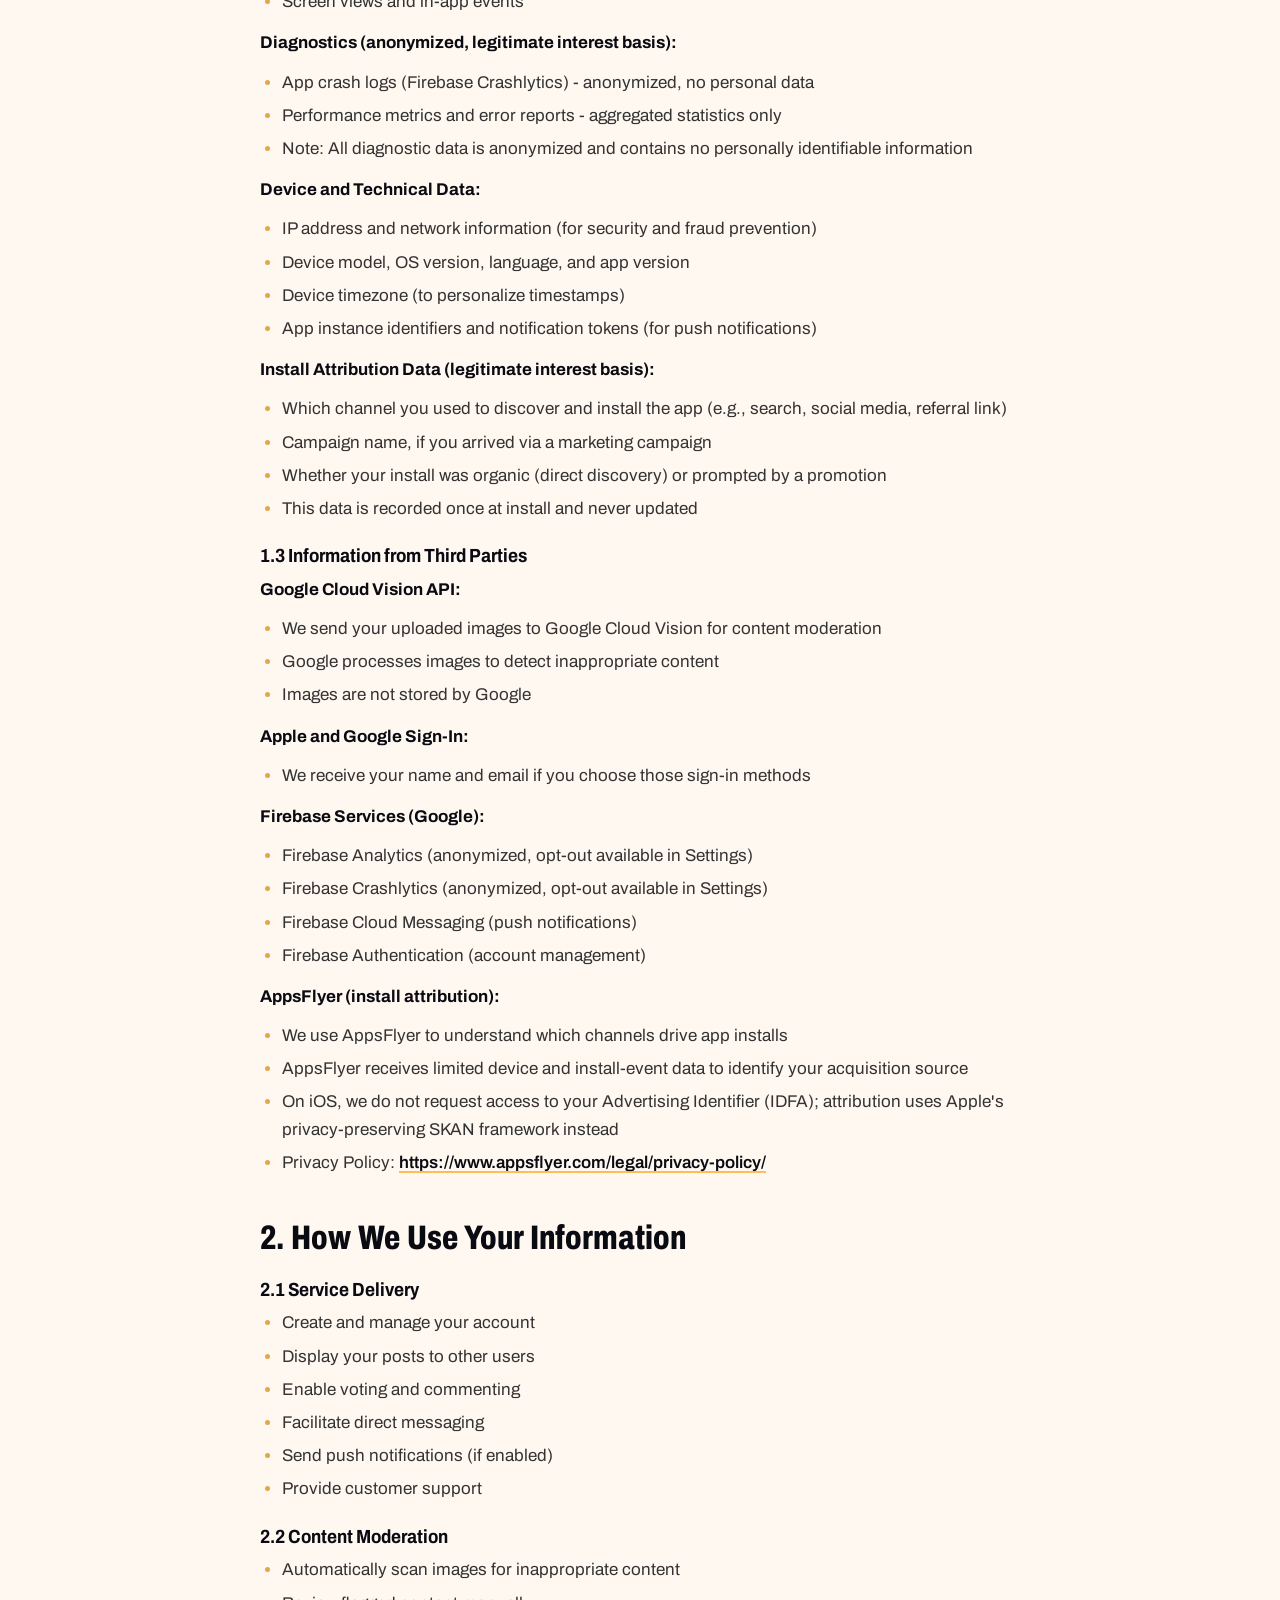
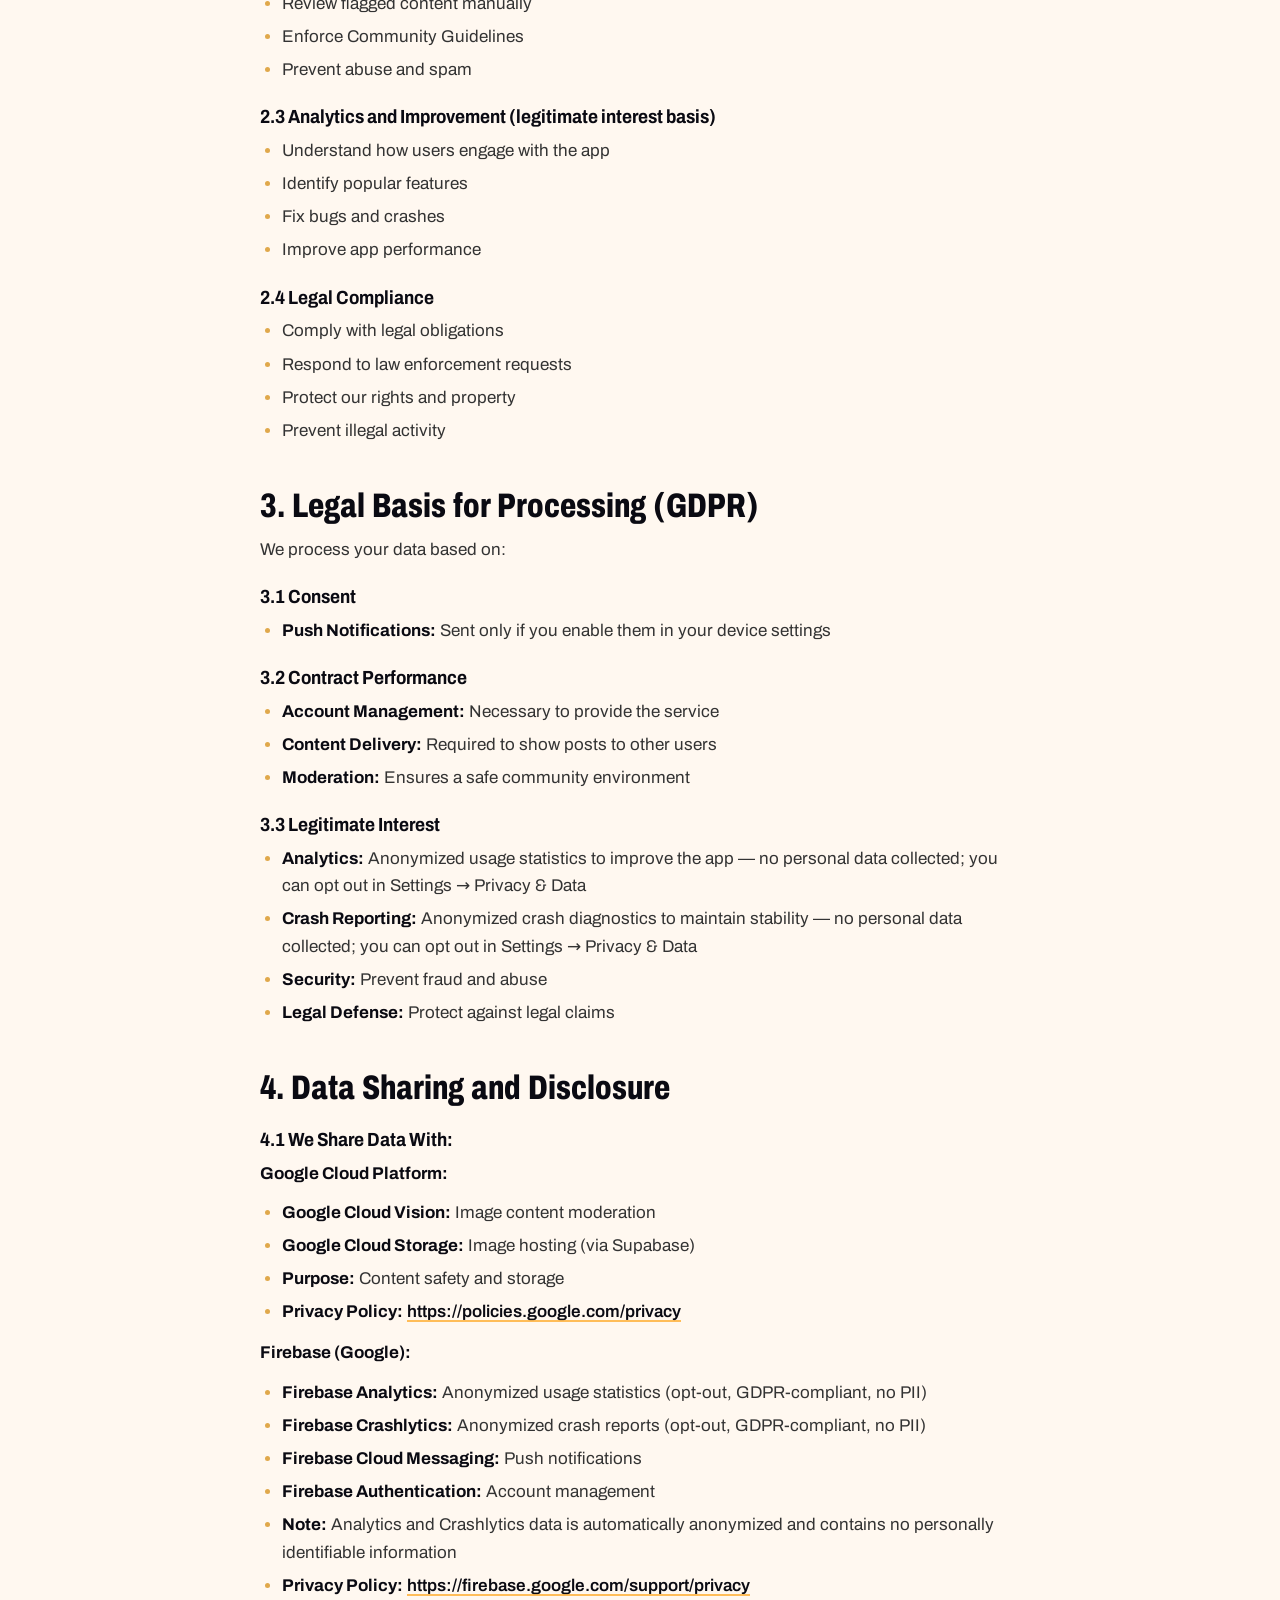
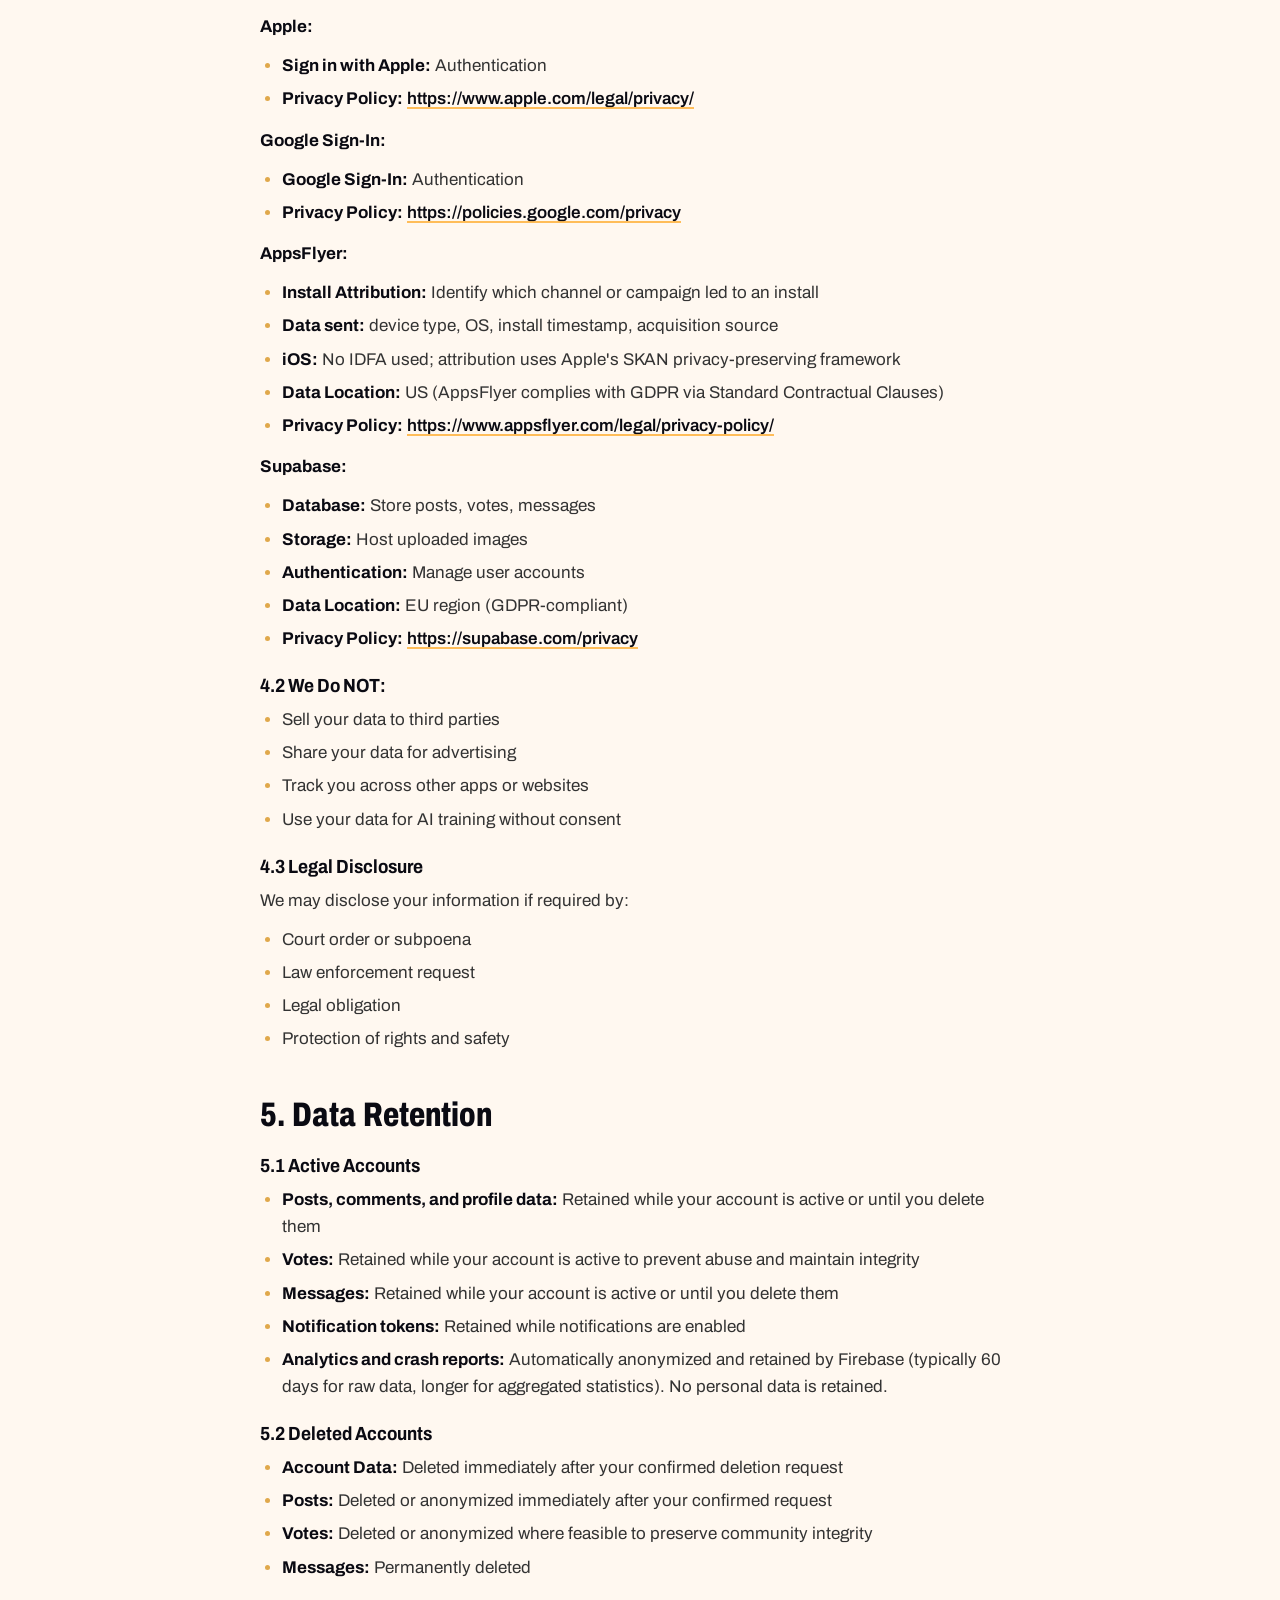
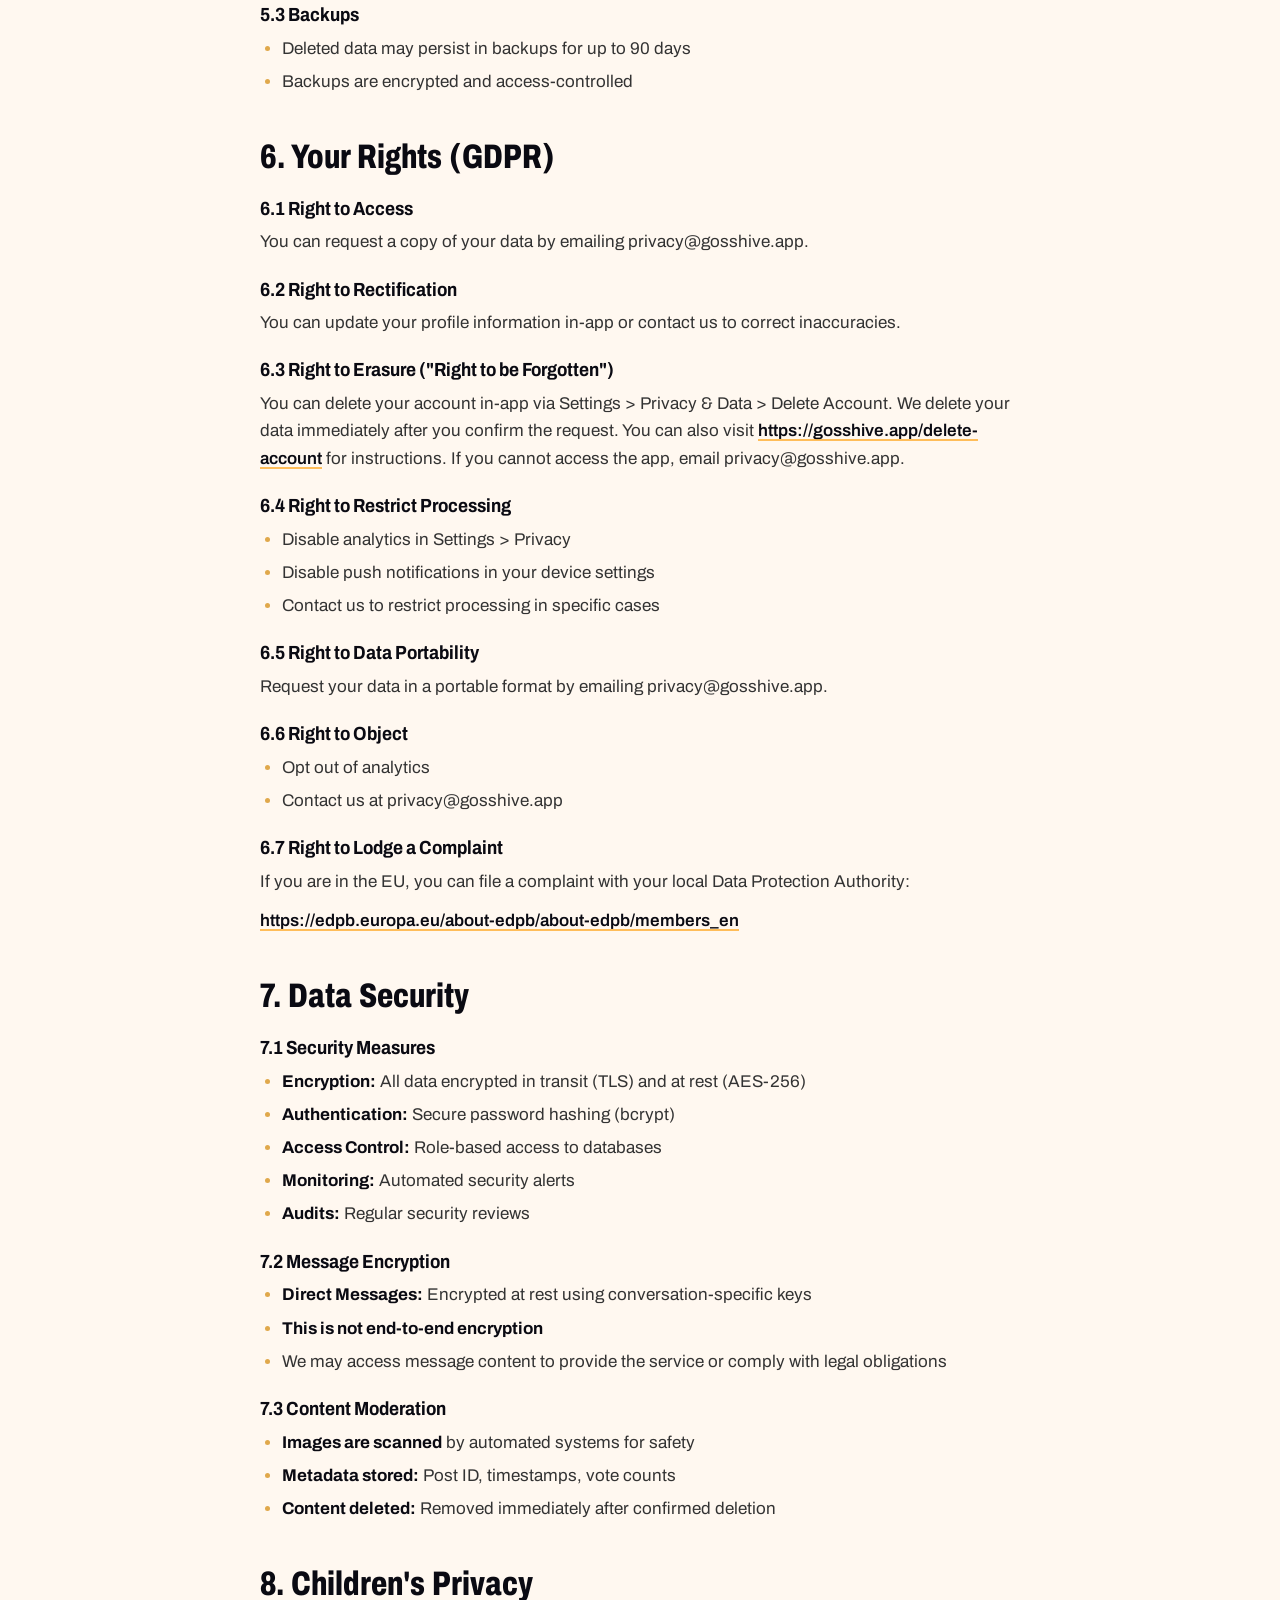
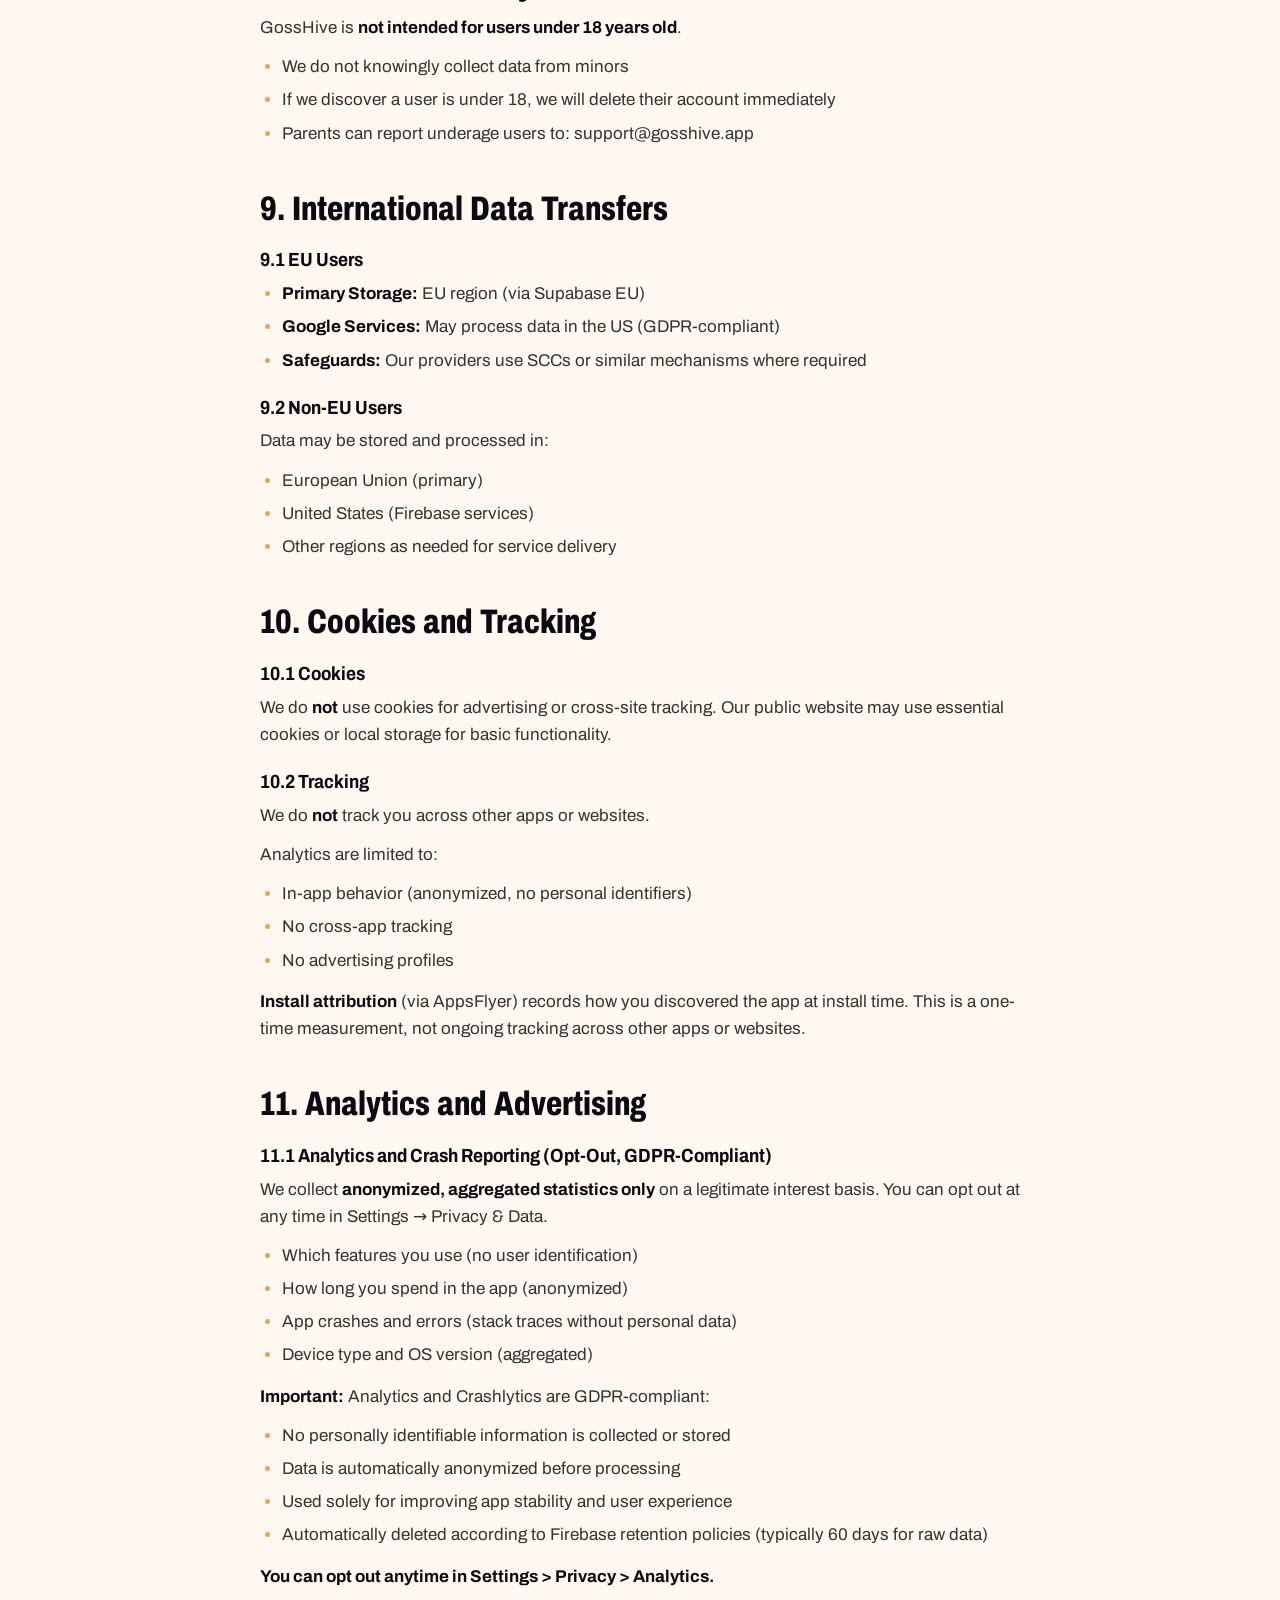
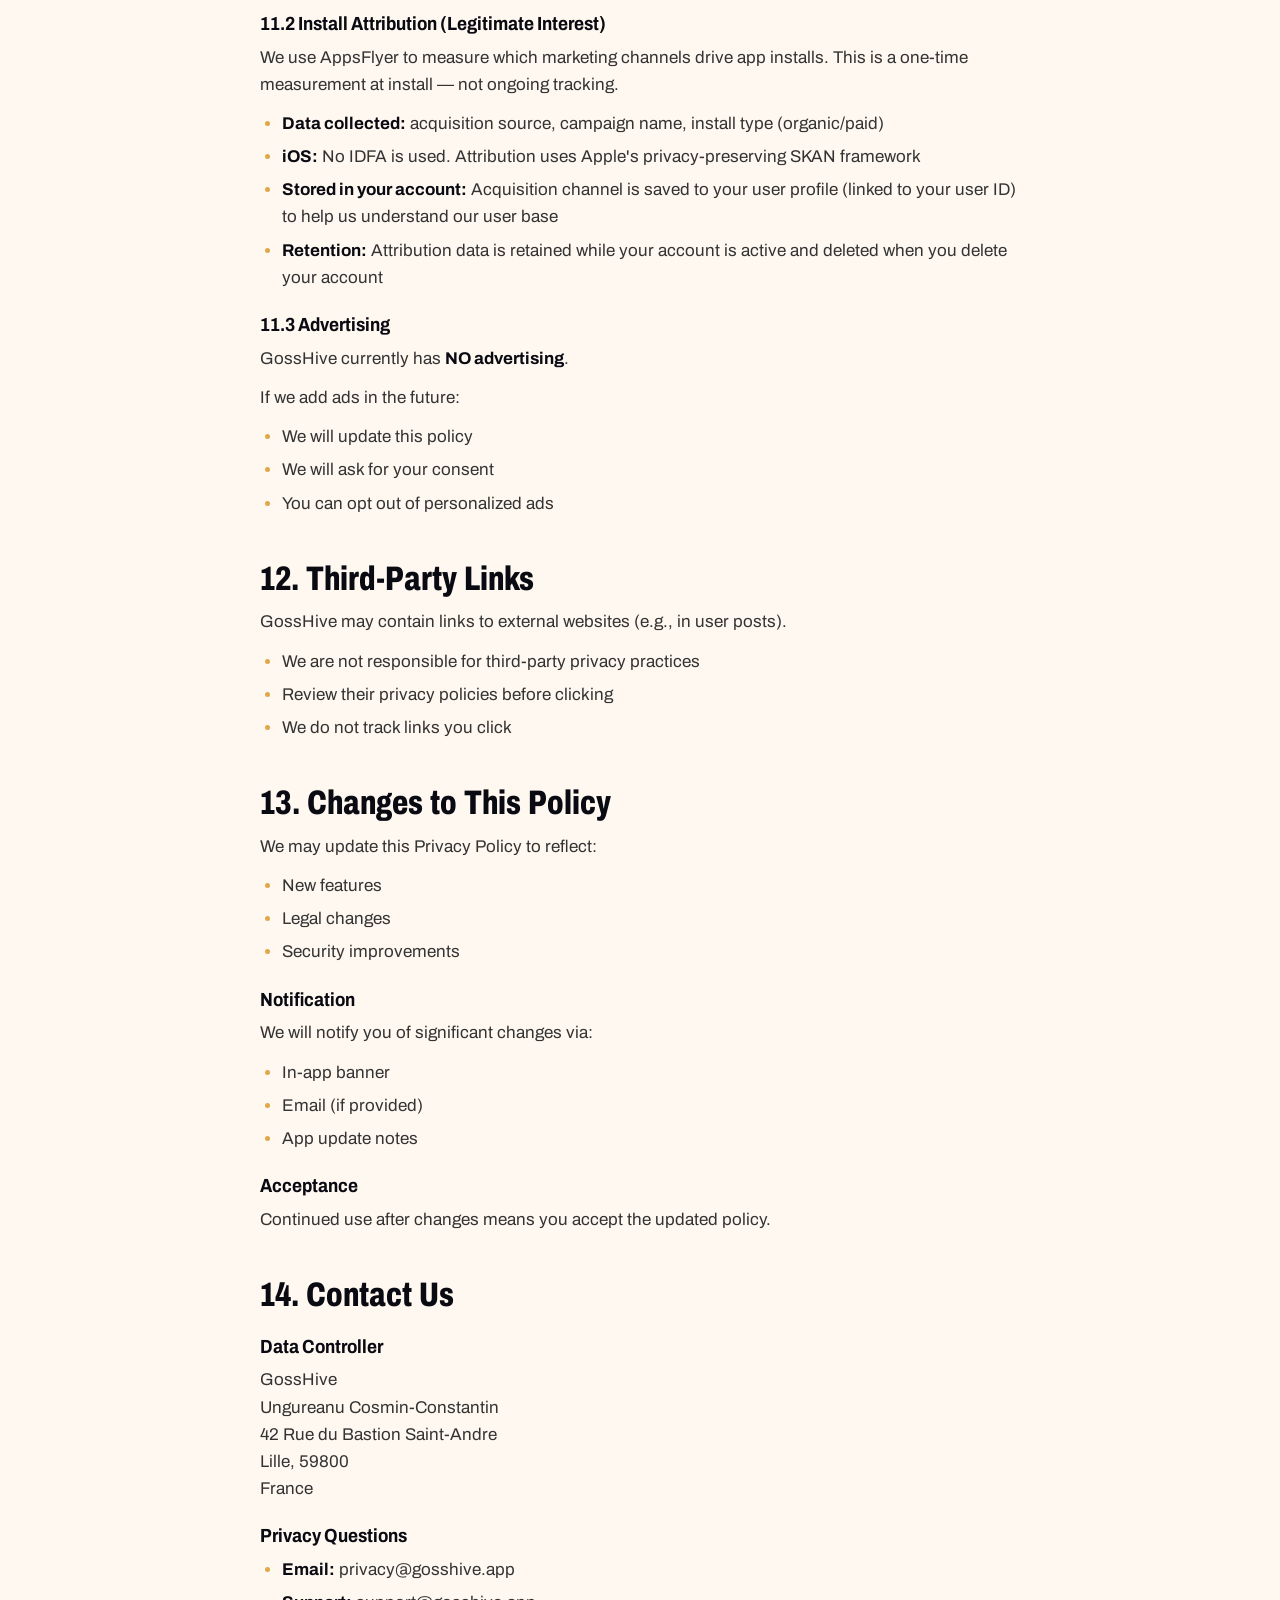
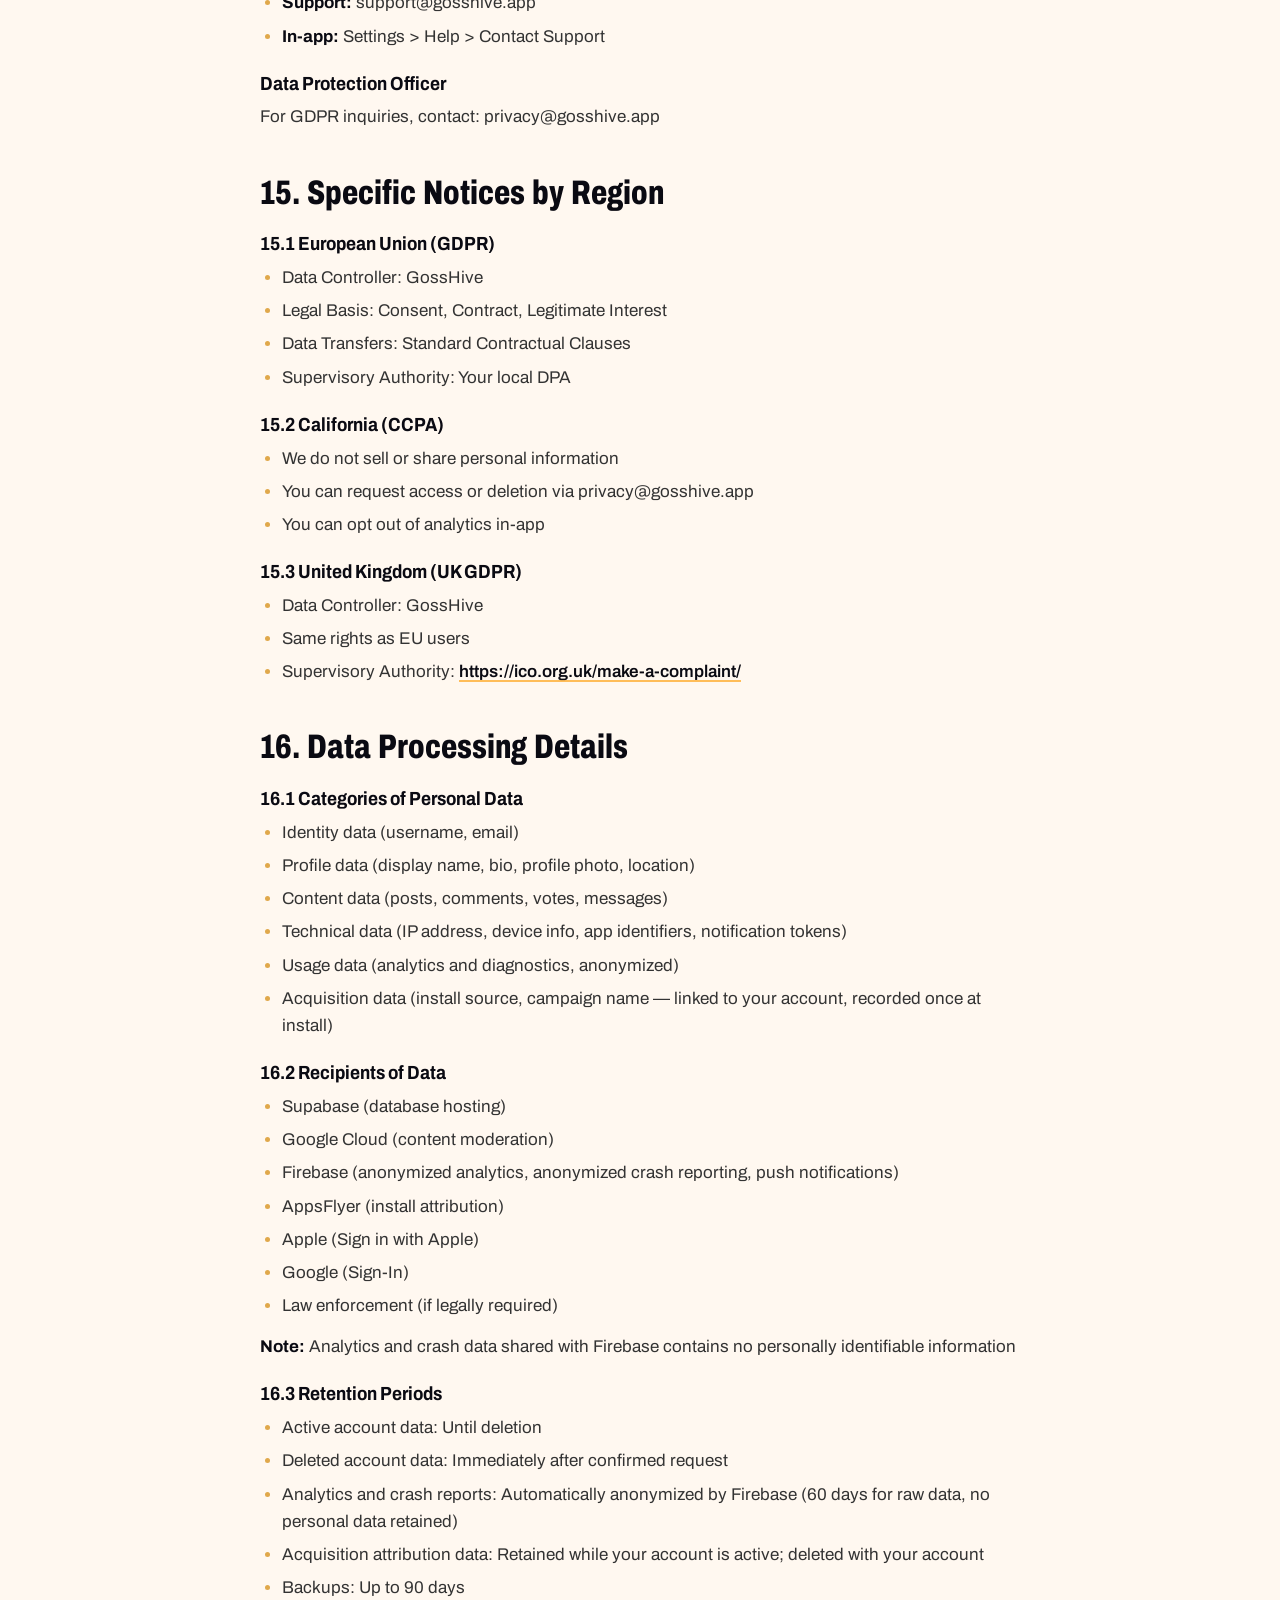
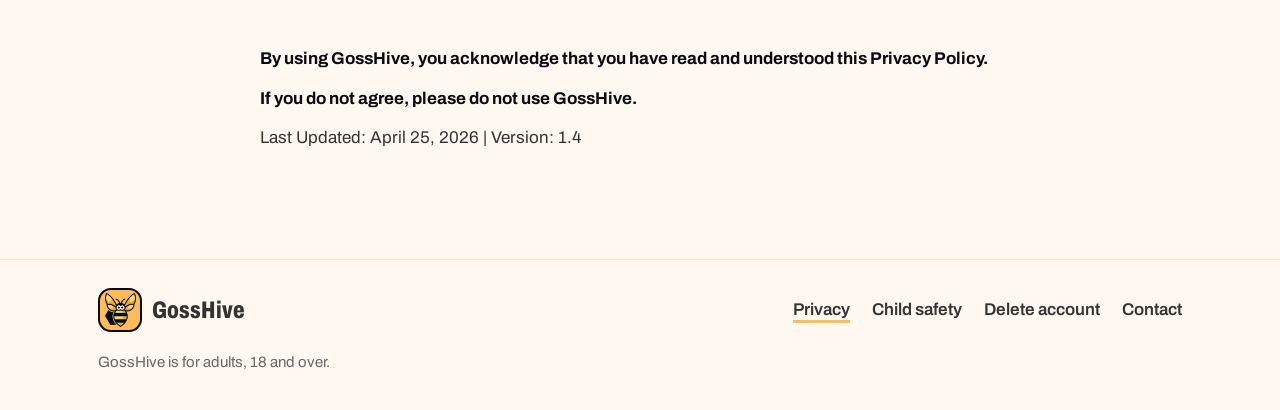
<file: privacy.html>
<!DOCTYPE html>
<html lang="en">
<head>
  <meta charset="UTF-8">
  <meta name="viewport" content="width=device-width, initial-scale=1">
  <title>GossHive Privacy Policy</title>
  <meta name="description" content="GossHive Privacy Policy">
  <meta name="theme-color" content="#ffbd59">
  <link rel="icon" type="image/png" href="assets/favicon.png">
  <link rel="apple-touch-icon" href="assets/apple-touch-icon.png">
  <link rel="preload" href="assets/fonts/archivo-latin-var.woff2" as="font" type="font/woff2" crossorigin>
  <link rel="stylesheet" href="assets/site.css">
  <script>
    /* Pick the hive before first paint: After Dark from 21:00 to 04:00 local time, as in the app. */
    (function () {
      var hive = null;
      try { hive = sessionStorage.getItem('gh-hive'); } catch (e) {}
      if (hive !== 'gut' && hive !== 'dark') {
        var h = new Date().getHours();
        hive = (h >= 21 || h < 4) ? 'dark' : 'gut';
      }
      var root = document.documentElement;
      root.dataset.hive = hive;
      root.classList.add('js');
    })();
  </script>
</head>
<body>
  <header class="nav nav--over wrap">
    <a class="brand" href="./" aria-label="GossHive home">
      <span class="brand-tile"><img src="assets/bee.webp" alt="" width="234" height="256"></span>
      <span>GossHive</span>
    </a>
    <div class="seg" role="group" aria-label="Choose a hive for this page">
      <button type="button" data-set-hive="gut" aria-pressed="true">
        <svg viewBox="0 0 24 24" fill="none" stroke="currentColor" stroke-width="2.2" stroke-linecap="round" aria-hidden="true"><circle cx="12" cy="12" r="4.2"/><path d="M12 2.5v2.4M12 19.1v2.4M2.5 12h2.4M19.1 12h2.4M5.3 5.3 7 7M17 17l1.7 1.7M18.7 5.3 17 7M7 17l-1.7 1.7"/></svg>
        <span class="seg-label">Gut Check</span>
      </button>
      <button type="button" data-set-hive="dark" aria-pressed="false">
        <svg viewBox="0 0 24 24" fill="currentColor" aria-hidden="true"><path d="M20.6 14.6A8.6 8.6 0 0 1 9.4 3.4a.7.7 0 0 0-.9-.9 9.9 9.9 0 1 0 13 13 .7.7 0 0 0-.9-.9z"/></svg>
        <span class="seg-label">After Dark</span>
      </button>
    </div>
  </header>

  <main class="doc">
    <header class="doc-head">
      <h1>Privacy Policy</h1>
      <p class="updated">Last Updated: April 25, 2026</p>
    </header>

    <div class="doc-body">


    <section>
      <p>
        GossHive ("we", "our", or "us") is committed to protecting your privacy. This Privacy
        Policy explains how we collect, use, disclose, and safeguard your information when you use
        our mobile application and our public website.
      </p>
      <p class="callout">
        This policy is designed to comply with the EU General Data Protection Regulation (GDPR) and
        other applicable privacy laws.
      </p>
    </section>

    <section>
      <h2>1. Information We Collect</h2>

      <h3>1.1 Information You Provide</h3>
      <p><strong>Account Information:</strong></p>
      <ul>
        <li>Email address (for authentication and account recovery)</li>
        <li>Username (unique handle)</li>
        <li>Password (hashed, never stored in plain text)</li>
      </ul>

      <p><strong>Profile Information (optional unless noted):</strong></p>
      <ul>
        <li>Display name (optional)</li>
        <li>Bio</li>
        <li>Profile photo</li>
        <li>Location (optional)</li>
      </ul>

      <p><strong>Social Sign-In (if you use Apple or Google):</strong></p>
      <ul>
        <li>Name and email from your provider</li>
        <li>Provider user identifier (e.g., Apple user identifier)</li>
        <li>Profile photo (Google only, if available)</li>
      </ul>

      <p><strong>Content You Post:</strong></p>
      <ul>
        <li>Images you upload</li>
        <li>Descriptions and comments</li>
        <li>Votes on posts</li>
        <li>Direct messages (encrypted at rest)</li>
      </ul>

      <p><strong>Support Requests:</strong></p>
      <ul>
        <li>Information you share when contacting support</li>
      </ul>

      <h3>1.2 Automatically Collected Information</h3>
      <p><strong>Usage Data (anonymized, legitimate interest basis):</strong></p>
      <ul>
        <li>App features you use</li>
        <li>Posts you interact with</li>
        <li>Time spent in the app</li>
        <li>Screen views and in-app events</li>
      </ul>

      <p><strong>Diagnostics (anonymized, legitimate interest basis):</strong></p>
      <ul>
        <li>App crash logs (Firebase Crashlytics) - anonymized, no personal data</li>
        <li>Performance metrics and error reports - aggregated statistics only</li>
        <li>Note: All diagnostic data is anonymized and contains no personally identifiable information</li>
      </ul>

      <p><strong>Device and Technical Data:</strong></p>
      <ul>
        <li>IP address and network information (for security and fraud prevention)</li>
        <li>Device model, OS version, language, and app version</li>
        <li>Device timezone (to personalize timestamps)</li>
        <li>App instance identifiers and notification tokens (for push notifications)</li>
      </ul>

      <p><strong>Install Attribution Data (legitimate interest basis):</strong></p>
      <ul>
        <li>Which channel you used to discover and install the app (e.g., search, social media, referral link)</li>
        <li>Campaign name, if you arrived via a marketing campaign</li>
        <li>Whether your install was organic (direct discovery) or prompted by a promotion</li>
        <li>This data is recorded once at install and never updated</li>
      </ul>

      <h3>1.3 Information from Third Parties</h3>
      <p><strong>Google Cloud Vision API:</strong></p>
      <ul>
        <li>We send your uploaded images to Google Cloud Vision for content moderation</li>
        <li>Google processes images to detect inappropriate content</li>
        <li>Images are not stored by Google</li>
      </ul>

      <p><strong>Apple and Google Sign-In:</strong></p>
      <ul>
        <li>We receive your name and email if you choose those sign-in methods</li>
      </ul>

      <p><strong>Firebase Services (Google):</strong></p>
      <ul>
        <li>Firebase Analytics (anonymized, opt-out available in Settings)</li>
        <li>Firebase Crashlytics (anonymized, opt-out available in Settings)</li>
        <li>Firebase Cloud Messaging (push notifications)</li>
        <li>Firebase Authentication (account management)</li>
      </ul>

      <p><strong>AppsFlyer (install attribution):</strong></p>
      <ul>
        <li>We use AppsFlyer to understand which channels drive app installs</li>
        <li>AppsFlyer receives limited device and install-event data to identify your acquisition source</li>
        <li>On iOS, we do not request access to your Advertising Identifier (IDFA); attribution uses Apple's privacy-preserving SKAN framework instead</li>
        <li>Privacy Policy: <a href="https://www.appsflyer.com/legal/privacy-policy/">https://www.appsflyer.com/legal/privacy-policy/</a></li>
      </ul>
    </section>

    <section>
      <h2>2. How We Use Your Information</h2>

      <h3>2.1 Service Delivery</h3>
      <ul>
        <li>Create and manage your account</li>
        <li>Display your posts to other users</li>
        <li>Enable voting and commenting</li>
        <li>Facilitate direct messaging</li>
        <li>Send push notifications (if enabled)</li>
        <li>Provide customer support</li>
      </ul>

      <h3>2.2 Content Moderation</h3>
      <ul>
        <li>Automatically scan images for inappropriate content</li>
        <li>Review flagged content manually</li>
        <li>Enforce Community Guidelines</li>
        <li>Prevent abuse and spam</li>
      </ul>

      <h3>2.3 Analytics and Improvement (legitimate interest basis)</h3>
      <ul>
        <li>Understand how users engage with the app</li>
        <li>Identify popular features</li>
        <li>Fix bugs and crashes</li>
        <li>Improve app performance</li>
      </ul>

      <h3>2.4 Legal Compliance</h3>
      <ul>
        <li>Comply with legal obligations</li>
        <li>Respond to law enforcement requests</li>
        <li>Protect our rights and property</li>
        <li>Prevent illegal activity</li>
      </ul>
    </section>

    <section>
      <h2>3. Legal Basis for Processing (GDPR)</h2>
      <p>We process your data based on:</p>

      <h3>3.1 Consent</h3>
      <ul>
        <li><strong>Push Notifications:</strong> Sent only if you enable them in your device settings</li>
      </ul>

      <h3>3.2 Contract Performance</h3>
      <ul>
        <li><strong>Account Management:</strong> Necessary to provide the service</li>
        <li><strong>Content Delivery:</strong> Required to show posts to other users</li>
        <li><strong>Moderation:</strong> Ensures a safe community environment</li>
      </ul>

      <h3>3.3 Legitimate Interest</h3>
      <ul>
        <li><strong>Analytics:</strong> Anonymized usage statistics to improve the app — no personal data collected; you can opt out in Settings → Privacy &amp; Data</li>
        <li><strong>Crash Reporting:</strong> Anonymized crash diagnostics to maintain stability — no personal data collected; you can opt out in Settings → Privacy &amp; Data</li>
        <li><strong>Security:</strong> Prevent fraud and abuse</li>
        <li><strong>Legal Defense:</strong> Protect against legal claims</li>
      </ul>
    </section>

    <section>
      <h2>4. Data Sharing and Disclosure</h2>

      <h3>4.1 We Share Data With:</h3>
      <p><strong>Google Cloud Platform:</strong></p>
      <ul>
        <li><strong>Google Cloud Vision:</strong> Image content moderation</li>
        <li><strong>Google Cloud Storage:</strong> Image hosting (via Supabase)</li>
        <li><strong>Purpose:</strong> Content safety and storage</li>
        <li><strong>Privacy Policy:</strong> <a href="https://policies.google.com/privacy">https://policies.google.com/privacy</a></li>
      </ul>

      <p><strong>Firebase (Google):</strong></p>
      <ul>
        <li><strong>Firebase Analytics:</strong> Anonymized usage statistics (opt-out, GDPR-compliant, no PII)</li>
        <li><strong>Firebase Crashlytics:</strong> Anonymized crash reports (opt-out, GDPR-compliant, no PII)</li>
        <li><strong>Firebase Cloud Messaging:</strong> Push notifications</li>
        <li><strong>Firebase Authentication:</strong> Account management</li>
        <li><strong>Note:</strong> Analytics and Crashlytics data is automatically anonymized and contains no personally identifiable information</li>
        <li><strong>Privacy Policy:</strong> <a href="https://firebase.google.com/support/privacy">https://firebase.google.com/support/privacy</a></li>
      </ul>

      <p><strong>Apple:</strong></p>
      <ul>
        <li><strong>Sign in with Apple:</strong> Authentication</li>
        <li><strong>Privacy Policy:</strong> <a href="https://www.apple.com/legal/privacy/">https://www.apple.com/legal/privacy/</a></li>
      </ul>

      <p><strong>Google Sign-In:</strong></p>
      <ul>
        <li><strong>Google Sign-In:</strong> Authentication</li>
        <li><strong>Privacy Policy:</strong> <a href="https://policies.google.com/privacy">https://policies.google.com/privacy</a></li>
      </ul>

      <p><strong>AppsFlyer:</strong></p>
      <ul>
        <li><strong>Install Attribution:</strong> Identify which channel or campaign led to an install</li>
        <li><strong>Data sent:</strong> device type, OS, install timestamp, acquisition source</li>
        <li><strong>iOS:</strong> No IDFA used; attribution uses Apple's SKAN privacy-preserving framework</li>
        <li><strong>Data Location:</strong> US (AppsFlyer complies with GDPR via Standard Contractual Clauses)</li>
        <li><strong>Privacy Policy:</strong> <a href="https://www.appsflyer.com/legal/privacy-policy/">https://www.appsflyer.com/legal/privacy-policy/</a></li>
      </ul>

      <p><strong>Supabase:</strong></p>
      <ul>
        <li><strong>Database:</strong> Store posts, votes, messages</li>
        <li><strong>Storage:</strong> Host uploaded images</li>
        <li><strong>Authentication:</strong> Manage user accounts</li>
        <li><strong>Data Location:</strong> EU region (GDPR-compliant)</li>
        <li><strong>Privacy Policy:</strong> <a href="https://supabase.com/privacy">https://supabase.com/privacy</a></li>
      </ul>

      <h3>4.2 We Do NOT:</h3>
      <ul>
        <li>Sell your data to third parties</li>
        <li>Share your data for advertising</li>
        <li>Track you across other apps or websites</li>
        <li>Use your data for AI training without consent</li>
      </ul>

      <h3>4.3 Legal Disclosure</h3>
      <p>We may disclose your information if required by:</p>
      <ul>
        <li>Court order or subpoena</li>
        <li>Law enforcement request</li>
        <li>Legal obligation</li>
        <li>Protection of rights and safety</li>
      </ul>
    </section>

    <section>
      <h2>5. Data Retention</h2>

      <h3>5.1 Active Accounts</h3>
      <ul>
        <li><strong>Posts, comments, and profile data:</strong> Retained while your account is active or until you delete them</li>
        <li><strong>Votes:</strong> Retained while your account is active to prevent abuse and maintain integrity</li>
        <li><strong>Messages:</strong> Retained while your account is active or until you delete them</li>
        <li><strong>Notification tokens:</strong> Retained while notifications are enabled</li>
        <li><strong>Analytics and crash reports:</strong> Automatically anonymized and retained by Firebase (typically 60 days for raw data, longer for aggregated statistics). No personal data is retained.</li>
      </ul>

      <h3>5.2 Deleted Accounts</h3>
      <ul>
        <li><strong>Account Data:</strong> Deleted immediately after your confirmed deletion request</li>
        <li><strong>Posts:</strong> Deleted or anonymized immediately after your confirmed request</li>
        <li><strong>Votes:</strong> Deleted or anonymized where feasible to preserve community integrity</li>
        <li><strong>Messages:</strong> Permanently deleted</li>
      </ul>

      <h3>5.3 Backups</h3>
      <ul>
        <li>Deleted data may persist in backups for up to 90 days</li>
        <li>Backups are encrypted and access-controlled</li>
      </ul>
    </section>

    <section>
      <h2>6. Your Rights (GDPR)</h2>

      <h3>6.1 Right to Access</h3>
      <p>You can request a copy of your data by emailing privacy@gosshive.app.</p>

      <h3>6.2 Right to Rectification</h3>
      <p>You can update your profile information in-app or contact us to correct inaccuracies.</p>

      <h3>6.3 Right to Erasure ("Right to be Forgotten")</h3>
      <p>
        You can delete your account in-app via Settings &gt; Privacy &amp; Data &gt; Delete Account.
        We delete your data immediately after you confirm the request. You can also visit
        <a href="https://gosshive.app/delete-account">https://gosshive.app/delete-account</a> for
        instructions. If you cannot access the app, email privacy@gosshive.app.
      </p>

      <h3>6.4 Right to Restrict Processing</h3>
      <ul>
        <li>Disable analytics in Settings > Privacy</li>
        <li>Disable push notifications in your device settings</li>
        <li>Contact us to restrict processing in specific cases</li>
      </ul>

      <h3>6.5 Right to Data Portability</h3>
      <p>Request your data in a portable format by emailing privacy@gosshive.app.</p>

      <h3>6.6 Right to Object</h3>
      <ul>
        <li>Opt out of analytics</li>
        <li>Contact us at privacy@gosshive.app</li>
      </ul>

      <h3>6.7 Right to Lodge a Complaint</h3>
      <p>If you are in the EU, you can file a complaint with your local Data Protection Authority:</p>
      <p><a href="https://edpb.europa.eu/about-edpb/about-edpb/members_en">https://edpb.europa.eu/about-edpb/about-edpb/members_en</a></p>
    </section>

    <section>
      <h2>7. Data Security</h2>

      <h3>7.1 Security Measures</h3>
      <ul>
        <li><strong>Encryption:</strong> All data encrypted in transit (TLS) and at rest (AES-256)</li>
        <li><strong>Authentication:</strong> Secure password hashing (bcrypt)</li>
        <li><strong>Access Control:</strong> Role-based access to databases</li>
        <li><strong>Monitoring:</strong> Automated security alerts</li>
        <li><strong>Audits:</strong> Regular security reviews</li>
      </ul>

      <h3>7.2 Message Encryption</h3>
      <ul>
        <li><strong>Direct Messages:</strong> Encrypted at rest using conversation-specific keys</li>
        <li><strong>This is not end-to-end encryption</strong></li>
        <li>We may access message content to provide the service or comply with legal obligations</li>
      </ul>

      <h3>7.3 Content Moderation</h3>
      <ul>
        <li><strong>Images are scanned</strong> by automated systems for safety</li>
        <li><strong>Metadata stored:</strong> Post ID, timestamps, vote counts</li>
        <li><strong>Content deleted:</strong> Removed immediately after confirmed deletion</li>
      </ul>
    </section>

    <section>
      <h2>8. Children's Privacy</h2>
      <p>GossHive is <strong>not intended for users under 18 years old</strong>.</p>
      <ul>
        <li>We do not knowingly collect data from minors</li>
        <li>If we discover a user is under 18, we will delete their account immediately</li>
        <li>Parents can report underage users to: support@gosshive.app</li>
      </ul>
    </section>

    <section>
      <h2>9. International Data Transfers</h2>

      <h3>9.1 EU Users</h3>
      <ul>
        <li><strong>Primary Storage:</strong> EU region (via Supabase EU)</li>
        <li><strong>Google Services:</strong> May process data in the US (GDPR-compliant)</li>
        <li><strong>Safeguards:</strong> Our providers use SCCs or similar mechanisms where required</li>
      </ul>

      <h3>9.2 Non-EU Users</h3>
      <p>Data may be stored and processed in:</p>
      <ul>
        <li>European Union (primary)</li>
        <li>United States (Firebase services)</li>
        <li>Other regions as needed for service delivery</li>
      </ul>
    </section>

    <section>
      <h2>10. Cookies and Tracking</h2>

      <h3>10.1 Cookies</h3>
      <p>
        We do <strong>not</strong> use cookies for advertising or cross-site tracking. Our public
        website may use essential cookies or local storage for basic functionality.
      </p>

      <h3>10.2 Tracking</h3>
      <p>We do <strong>not</strong> track you across other apps or websites.</p>
      <p>Analytics are limited to:</p>
      <ul>
        <li>In-app behavior (anonymized, no personal identifiers)</li>
        <li>No cross-app tracking</li>
        <li>No advertising profiles</li>
      </ul>
      <p><strong>Install attribution</strong> (via AppsFlyer) records how you discovered the app at install time. This is a one-time measurement, not ongoing tracking across other apps or websites.</p>
    </section>

    <section>
      <h2>11. Analytics and Advertising</h2>

      <h3>11.1 Analytics and Crash Reporting (Opt-Out, GDPR-Compliant)</h3>
      <p>We collect <strong>anonymized, aggregated statistics only</strong> on a legitimate interest basis. You can opt out at any time in Settings → Privacy &amp; Data.</p>
      <ul>
        <li>Which features you use (no user identification)</li>
        <li>How long you spend in the app (anonymized)</li>
        <li>App crashes and errors (stack traces without personal data)</li>
        <li>Device type and OS version (aggregated)</li>
      </ul>
      <p><strong>Important:</strong> Analytics and Crashlytics are GDPR-compliant:</p>
      <ul>
        <li>No personally identifiable information is collected or stored</li>
        <li>Data is automatically anonymized before processing</li>
        <li>Used solely for improving app stability and user experience</li>
        <li>Automatically deleted according to Firebase retention policies (typically 60 days for raw data)</li>
      </ul>
      <p><strong>You can opt out anytime in Settings > Privacy > Analytics.</strong></p>

      <h3>11.2 Install Attribution (Legitimate Interest)</h3>
      <p>We use AppsFlyer to measure which marketing channels drive app installs. This is a one-time measurement at install — not ongoing tracking.</p>
      <ul>
        <li><strong>Data collected:</strong> acquisition source, campaign name, install type (organic/paid)</li>
        <li><strong>iOS:</strong> No IDFA is used. Attribution uses Apple's privacy-preserving SKAN framework</li>
        <li><strong>Stored in your account:</strong> Acquisition channel is saved to your user profile (linked to your user ID) to help us understand our user base</li>
        <li><strong>Retention:</strong> Attribution data is retained while your account is active and deleted when you delete your account</li>
      </ul>

      <h3>11.3 Advertising</h3>
      <p>GossHive currently has <strong>NO advertising</strong>.</p>
      <p>If we add ads in the future:</p>
      <ul>
        <li>We will update this policy</li>
        <li>We will ask for your consent</li>
        <li>You can opt out of personalized ads</li>
      </ul>
    </section>

    <section>
      <h2>12. Third-Party Links</h2>
      <p>GossHive may contain links to external websites (e.g., in user posts).</p>
      <ul>
        <li>We are not responsible for third-party privacy practices</li>
        <li>Review their privacy policies before clicking</li>
        <li>We do not track links you click</li>
      </ul>
    </section>

    <section>
      <h2>13. Changes to This Policy</h2>
      <p>We may update this Privacy Policy to reflect:</p>
      <ul>
        <li>New features</li>
        <li>Legal changes</li>
        <li>Security improvements</li>
      </ul>

      <h3>Notification</h3>
      <p>We will notify you of significant changes via:</p>
      <ul>
        <li>In-app banner</li>
        <li>Email (if provided)</li>
        <li>App update notes</li>
      </ul>

      <h3>Acceptance</h3>
      <p>Continued use after changes means you accept the updated policy.</p>
    </section>

    <section>
      <h2>14. Contact Us</h2>

      <h3>Data Controller</h3>
      <p>GossHive<br>Ungureanu Cosmin-Constantin<br>42 Rue du Bastion Saint-Andre<br>Lille, 59800<br>France</p>

      <h3>Privacy Questions</h3>
      <ul>
        <li><strong>Email:</strong> privacy@gosshive.app</li>
        <li><strong>Support:</strong> support@gosshive.app</li>
        <li><strong>In-app:</strong> Settings > Help > Contact Support</li>
      </ul>

      <h3>Data Protection Officer</h3>
      <p>For GDPR inquiries, contact: privacy@gosshive.app</p>
    </section>

    <section>
      <h2>15. Specific Notices by Region</h2>

      <h3>15.1 European Union (GDPR)</h3>
      <ul>
        <li>Data Controller: GossHive</li>
        <li>Legal Basis: Consent, Contract, Legitimate Interest</li>
        <li>Data Transfers: Standard Contractual Clauses</li>
        <li>Supervisory Authority: Your local DPA</li>
      </ul>

      <h3>15.2 California (CCPA)</h3>
      <ul>
        <li>We do not sell or share personal information</li>
        <li>You can request access or deletion via privacy@gosshive.app</li>
        <li>You can opt out of analytics in-app</li>
      </ul>

      <h3>15.3 United Kingdom (UK GDPR)</h3>
      <ul>
        <li>Data Controller: GossHive</li>
        <li>Same rights as EU users</li>
        <li>Supervisory Authority: <a href="https://ico.org.uk/make-a-complaint/">https://ico.org.uk/make-a-complaint/</a></li>
      </ul>
    </section>

    <section>
      <h2>16. Data Processing Details</h2>

      <h3>16.1 Categories of Personal Data</h3>
      <ul>
        <li>Identity data (username, email)</li>
        <li>Profile data (display name, bio, profile photo, location)</li>
        <li>Content data (posts, comments, votes, messages)</li>
        <li>Technical data (IP address, device info, app identifiers, notification tokens)</li>
        <li>Usage data (analytics and diagnostics, anonymized)</li>
        <li>Acquisition data (install source, campaign name — linked to your account, recorded once at install)</li>
      </ul>

      <h3>16.2 Recipients of Data</h3>
      <ul>
        <li>Supabase (database hosting)</li>
        <li>Google Cloud (content moderation)</li>
        <li>Firebase (anonymized analytics, anonymized crash reporting, push notifications)</li>
        <li>AppsFlyer (install attribution)</li>
        <li>Apple (Sign in with Apple)</li>
        <li>Google (Sign-In)</li>
        <li>Law enforcement (if legally required)</li>
      </ul>
      <p><strong>Note:</strong> Analytics and crash data shared with Firebase contains no personally identifiable information</p>

      <h3>16.3 Retention Periods</h3>
      <ul>
        <li>Active account data: Until deletion</li>
        <li>Deleted account data: Immediately after confirmed request</li>
        <li>Analytics and crash reports: Automatically anonymized by Firebase (60 days for raw data, no personal data retained)</li>
        <li>Acquisition attribution data: Retained while your account is active; deleted with your account</li>
        <li>Backups: Up to 90 days</li>
      </ul>
    </section>

    <section>
      <p><strong>By using GossHive, you acknowledge that you have read and understood this Privacy Policy.</strong></p>
      <p><strong>If you do not agree, please do not use GossHive.</strong></p>
      <p class="updated">Last Updated: April 25, 2026 | Version: 1.4</p>
    </section>
    </div>
  </main>

  <footer class="foot">
    <div class="foot-grid wrap">
      <a class="brand" href="./" aria-label="GossHive home">
        <span class="brand-tile"><img src="assets/bee.webp" alt="" width="234" height="256"></span>
        <span>GossHive</span>
      </a>
      <ul class="foot-links" aria-label="GossHive resources">
        <li><a href="privacy.html" aria-current="page">Privacy</a></li>
        <li><a href="child-safety.html">Child safety</a></li>
        <li><a href="delete-account.html">Delete account</a></li>
        <li><a href="contact.html">Contact</a></li>
      </ul>
      <p class="foot-note">GossHive is for adults, 18 and over.</p>
    </div>
  </footer>

  <script src="assets/site.js" defer></script>
</body>
</html>
</file>
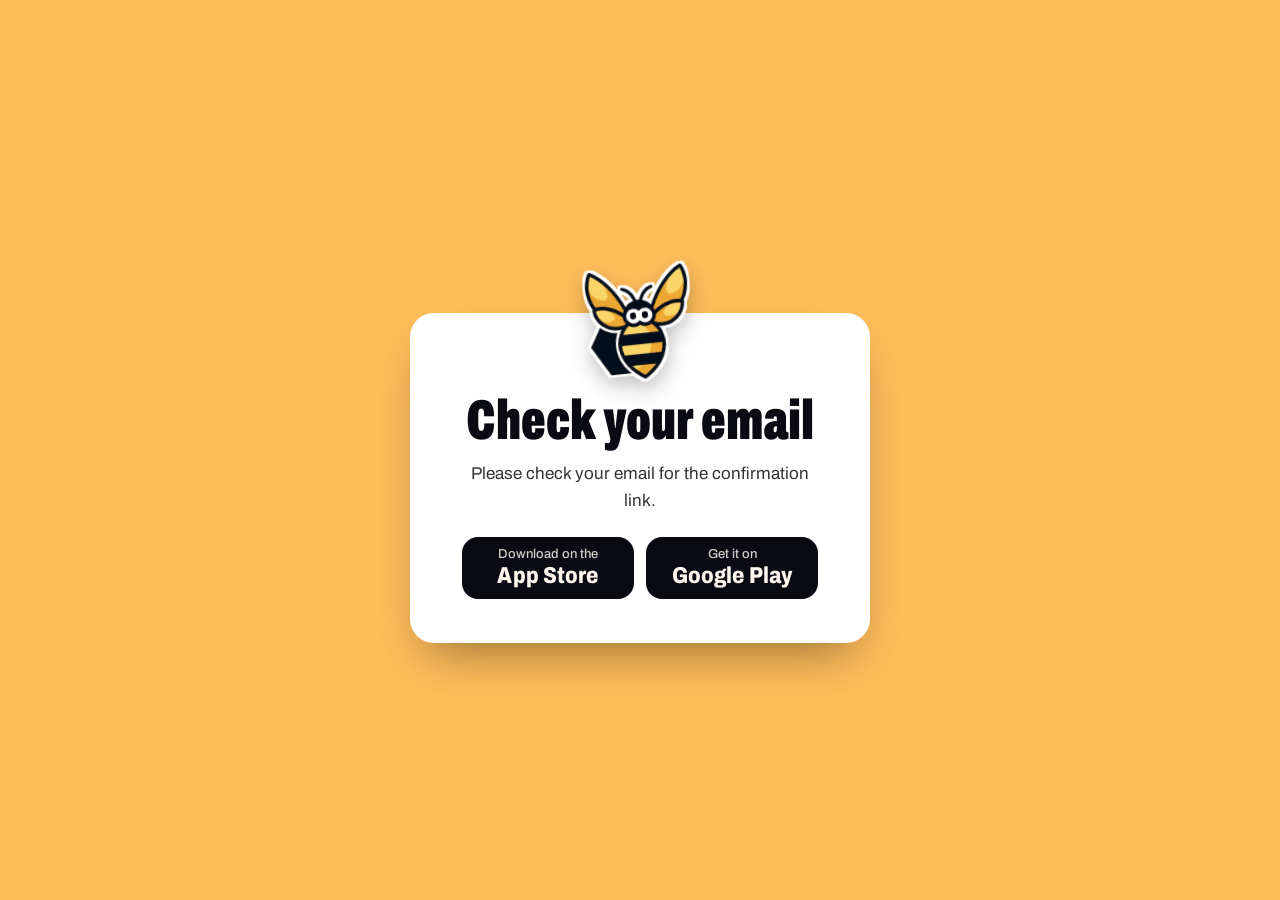
<file: auth/callback.html>
<!DOCTYPE html>
<html lang="en">
<head>
  <meta charset="UTF-8">
  <meta name="viewport" content="width=device-width, initial-scale=1">
  <title>Email Confirmed - GossHive</title>
  <meta name="robots" content="noindex">
  <meta name="theme-color" content="#ffbd59">
  <link rel="icon" type="image/png" href="../assets/favicon.png">
  <link rel="apple-touch-icon" href="../assets/apple-touch-icon.png">
  <link rel="preload" href="../assets/fonts/archivo-latin-var.woff2" as="font" type="font/woff2" crossorigin>
  <link rel="stylesheet" href="../assets/site.css">
  <script>
    /* Pick the hive before first paint: After Dark from 21:00 to 04:00 local time, as in the app. */
    (function () {
      var h = new Date().getHours();
      document.documentElement.dataset.hive = (h >= 21 || h < 4) ? 'dark' : 'gut';
    })();
  </script>
</head>
<body>
  <main class="status">
    <div class="status-card">
      <div class="bee-fig" aria-hidden="true">
        <img src="../assets/bee-sticker.webp" alt="" width="593" height="640">
        <span class="pupil pupil--l"></span>
        <span class="pupil pupil--r"></span>
      </div>
      <h1 id="title">Email confirmation</h1>

      <!-- Loading State -->
      <div id="loading">
        <div class="spinner" aria-hidden="true"></div>
        <p>Confirming your email...</p>
      </div>

      <!-- Success State -->
      <div id="success" class="hidden">
        <p>Email confirmed.</p>
        <p>Opening the GossHive app...</p>
        <div class="actions">
          <button class="btn btn--primary" type="button" onclick="openApp()">Open the app now</button>
        </div>
      </div>

      <!-- Error State -->
      <div id="error" class="hidden">
        <p id="errorMessage">Something went wrong.</p>
        <div class="actions">
          <button class="btn btn--primary" type="button" onclick="openApp()">Try opening the app</button>
        </div>
        <div class="stores">
          <a class="store" id="appStoreBtn" href="https://apps.apple.com/app/gosshive/id6757358951">
            <span class="store-small">Download on the</span>
            <span class="store-big">App Store</span>
          </a>
          <a class="store" id="playStoreBtn" href="https://play.google.com/store/apps/details?id=app.gosshive">
            <span class="store-small">Get it on</span>
            <span class="store-big">Google Play</span>
          </a>
        </div>
      </div>

      <!-- No Tokens State -->
      <div id="noTokens" class="hidden">
        <p>Please check your email for the confirmation link.</p>
        <div class="stores">
          <a class="store" href="https://apps.apple.com/app/gosshive/id6757358951">
            <span class="store-small">Download on the</span>
            <span class="store-big">App Store</span>
          </a>
          <a class="store" href="https://play.google.com/store/apps/details?id=app.gosshive">
            <span class="store-small">Get it on</span>
            <span class="store-big">Google Play</span>
          </a>
        </div>
      </div>
    </div>
  </main>

  <script>
    const loading = document.getElementById('loading');
    const success = document.getElementById('success');
    const error = document.getElementById('error');
    const noTokens = document.getElementById('noTokens');
    const errorMessage = document.getElementById('errorMessage');
    const title = document.getElementById('title');

    // Get URL parameters from query string (?)
    const urlParams = new URLSearchParams(window.location.search);

    // Get URL parameters from hash fragment (#) - Supabase sends tokens here
    const hashParams = new URLSearchParams(window.location.hash.substring(1));

    // Try to get tokens from either location
    const accessToken = hashParams.get('access_token') || urlParams.get('access_token');
    const refreshToken = hashParams.get('refresh_token') || urlParams.get('refresh_token');
    const errorParam = hashParams.get('error') || urlParams.get('error');
    const errorDescription = hashParams.get('error_description') || urlParams.get('error_description');
    const tokenHash = urlParams.get('token_hash') || hashParams.get('token_hash');
    const type = urlParams.get('type') || hashParams.get('type');

    // Debug logging: which tokens arrived, never their values
    console.log('Found tokens:', {
      accessToken: accessToken ? 'YES' : 'NO',
      refreshToken: refreshToken ? 'YES' : 'NO',
      tokenHash: tokenHash ? 'YES' : 'NO',
      error: errorParam || 'NO'
    });

    function getMobileOS() {
      const userAgent = navigator.userAgent.toLowerCase();
      if (userAgent.includes('android')) return 'Android';
      if (userAgent.includes('iphone') || userAgent.includes('ipad')) return 'iOS';
      return 'Other';
    }

    function openApp() {
      const deepLink = 'gosshive://auth/callback?success=true';
      console.log('Attempting deep link:', deepLink);

      // Try to open the app
      window.location.href = deepLink;

      // Fallback: Show the right store button after 2.5 seconds if the app didn't open
      setTimeout(() => {
        const os = getMobileOS();
        const appStoreBtn = document.getElementById('appStoreBtn');
        const playStoreBtn = document.getElementById('playStoreBtn');

        if (appStoreBtn && playStoreBtn) {
          appStoreBtn.hidden = os === 'Android';
          playStoreBtn.hidden = os === 'iOS';
        }
      }, 2500);
    }

    function showSuccess() {
      loading.classList.add('hidden');
      success.classList.remove('hidden');
      title.textContent = 'Welcome to GossHive!';

      // Auto-attempt to open app after 1.5 seconds
      setTimeout(() => {
        openApp();
      }, 1500);
    }

    function showError(message) {
      loading.classList.add('hidden');
      error.classList.remove('hidden');
      title.textContent = 'Confirmation failed';
      errorMessage.textContent = message;
    }

    function showNoTokens() {
      loading.classList.add('hidden');
      noTokens.classList.remove('hidden');
      title.textContent = 'Check your email';
    }

    // Main confirmation handler
    function handleConfirmation() {
      // Check for errors first
      if (errorParam) {
        console.error('Error from Supabase:', errorParam, errorDescription);
        showError(errorDescription || 'Email confirmation failed. Please try again or contact support.');
        return;
      }

      // If we have access_token, confirmation was successful!
      if (accessToken) {
        console.log('Email confirmed. Access token found.');
        showSuccess();
        return;
      }

      // Legacy: Check for token_hash (older Supabase flow)
      if (tokenHash && type === 'signup') {
        console.log('Email confirmed. Token hash found.');
        showSuccess();
        return;
      }

      // No tokens found - user probably just visited the page directly
      console.log('No confirmation tokens found');
      showNoTokens();
    }

    // Run on page load
    handleConfirmation();
  </script>
</body>
</html>
</file>
<file: assets/site.css>
/* GossHive site styles.
   Colours mirror the app theme (lib/themes/app_theme.dart):
   Gut Check = cream + honey, After Dark = deep night + honey. */

@font-face {
  font-family: "Archivo";
  src: url("fonts/archivo-latin-var.woff2") format("woff2");
  font-weight: 100 900;
  font-stretch: 62% 125%;
  font-style: normal;
  font-display: swap;
  unicode-range: U+0000-00FF,U+0131,U+0152-0153,U+02BB-02BC,U+02C6,U+02DA,U+02DC,U+0304,U+0308,U+0329,U+2000-206F,U+20AC,U+2122,U+2191,U+2193,U+2212,U+2215,U+FEFF,U+FFFD;
}

/* Extended Latin (Romanian, Polish, Turkish and others). Browsers fetch it only when a page
   uses those letters. The post page (post-page/ in the app repository) loads both files from
   here, so keep their paths stable. */
@font-face {
  font-family: "Archivo";
  src: url("fonts/archivo-latin-ext-var.woff2") format("woff2");
  font-weight: 100 900;
  font-stretch: 62% 125%;
  font-style: normal;
  font-display: swap;
  unicode-range: U+0100-02BA,U+02BD-02C5,U+02C7-02CC,U+02CE-02D7,U+02DD-02FF,U+0304,U+0308,U+0329,U+1D00-1DBF,U+1E00-1E9F,U+1EF2-1EFF,U+2020,U+20A0-20AB,U+20AD-20C0,U+2113,U+2C60-2C7F,U+A720-A7FF;
}

@property --red {
  syntax: "<percentage>";
  inherits: false;
  initial-value: 50%;
}

/* How far the top card leans: -1 is red, 1 is green. Registered so it can animate. */
@property --p {
  syntax: "<number>";
  inherits: true;
  initial-value: 0;
}

:root {
  /* Brand constants */
  --honey: #ffbd59;
  --honey-deep: #e0a84b;
  --cream: #fff8f0;
  --night: #0a0a12;
  --night-card: #16162e;
  --flag-green: #4caf50;
  --flag-red: #e53935;

  /* Gut Check (day) */
  --bg: var(--cream);
  --surface: #ffffff;
  --text: #333333;
  --text-strong: var(--night);
  --text-soft: #666666;
  --line: #f0e4d3;
  --tint: rgba(255, 189, 89, 0.2);
  --field: var(--honey);
  --field-title: var(--night);
  --field-text: rgba(10, 10, 18, 0.78);
  --hex: var(--night);
  --cta-bg: var(--night);
  --cta-ink: var(--cream);
  --seg-bg: rgba(10, 10, 18, 0.1);
  --green-text: #2e7d32;
  --red-text: #c62828;
  --focus: var(--night);
  --shadow: 0 10px 20px rgba(0, 0, 0, 0.06);
  --shadow-lift: 0 24px 48px -18px rgba(10, 10, 18, 0.45);

  --wrap: 1180px;
  --gutter: clamp(20px, 5vw, 48px);
  --radius: 24px;
  --radius-btn: 16px;

  color-scheme: light;
}

:root[data-hive="dark"] {
  --bg: var(--night);
  --surface: var(--night-card);
  --text: #eeeeee;
  --text-strong: #ffffff;
  --text-soft: #b8b8d0;
  --line: #26263f;
  --tint: rgba(255, 189, 89, 0.14);
  --field: var(--night);
  --field-title: var(--honey);
  --field-text: #b8b8d0;
  --hex: var(--honey);
  --cta-bg: var(--honey);
  --cta-ink: var(--night);
  --seg-bg: rgba(255, 255, 255, 0.08);
  --green-text: #66bb6a;
  --red-text: #ff3864;
  --focus: var(--honey);
  --shadow: 0 4px 12px rgba(0, 0, 0, 0.38);
  --shadow-lift: 0 24px 48px -18px rgba(0, 0, 0, 0.7);

  color-scheme: dark;
}

*,
*::before,
*::after {
  box-sizing: border-box;
}

html {
  -webkit-text-size-adjust: 100%;
  text-size-adjust: 100%;
  scroll-behavior: smooth;
}

body {
  position: relative;
  margin: 0;
  min-height: 100svh;
  display: flex;
  flex-direction: column;
  background: var(--bg);
  color: var(--text);
  font-family: "Archivo", system-ui, -apple-system, "Segoe UI", Roboto, sans-serif;
  font-size: 1.0625rem;
  line-height: 1.6;
  font-stretch: 100%;
  -webkit-font-smoothing: antialiased;
}

img,
svg {
  display: block;
  max-width: 100%;
}

a {
  color: inherit;
}

button {
  font: inherit;
  color: inherit;
}

h1,
h2,
h3,
p,
ol,
ul {
  margin: 0;
}

:focus-visible {
  outline: 3px solid var(--focus);
  outline-offset: 3px;
  border-radius: 6px;
}

.sr-only {
  position: absolute;
  width: 1px;
  height: 1px;
  margin: -1px;
  padding: 0;
  overflow: hidden;
  clip: rect(0 0 0 0);
  white-space: nowrap;
  border: 0;
}

.wrap {
  width: min(100%, var(--wrap));
  margin-inline: auto;
  padding-inline: var(--gutter);
}

/* Display type: one family, condensed and heavy for headlines. */
.display {
  font-stretch: 62%;
  font-weight: 900;
  line-height: 0.86;
  letter-spacing: -0.01em;
  word-spacing: 0.07em;
  text-wrap: balance;
}

/* ---------- Navigation ---------- */

.nav {
  display: flex;
  align-items: center;
  justify-content: space-between;
  gap: 16px;
  min-height: 80px;
  padding-block: 18px;
}

/* On the home page the bar sits on top of the hero field. */
.nav--over {
  position: absolute;
  top: 0;
  left: 0;
  right: 0;
  z-index: 10;
  color: var(--field-title);
}

.nav--over ~ main .hero {
  padding-top: 80px;
}

.brand {
  display: inline-flex;
  align-items: center;
  gap: 10px;
  text-decoration: none;
  font-stretch: 75%;
  font-weight: 800;
  font-size: 1.5rem;
  letter-spacing: 0.005em;
  line-height: 1;
}

.brand-tile {
  display: grid;
  place-items: center;
  width: 44px;
  height: 44px;
  border-radius: 13px;
  background: var(--honey);
  box-shadow: inset 0 0 0 2px var(--night);
}

.brand-tile img {
  width: 31px;
  height: auto;
}

/* Two-way hive switch. The same two hives exist in the app. */
.seg {
  display: inline-flex;
  padding: 4px;
  border-radius: 999px;
  background: var(--seg-bg);
}

html:not(.js) .seg,
html:not(.js) .votes {
  display: none;
}

.seg button {
  display: inline-flex;
  align-items: center;
  gap: 7px;
  min-height: 40px;
  padding: 0 14px;
  border: 0;
  border-radius: 999px;
  background: transparent;
  font-weight: 650;
  font-size: 0.9375rem;
  line-height: 1;
  cursor: pointer;
}

.seg button svg {
  width: 18px;
  height: 18px;
  flex: none;
}

.seg button[aria-pressed="true"] {
  background: var(--cta-bg);
  color: var(--cta-ink);
}

@media (max-width: 520px) {
  .seg button {
    padding: 0 11px;
  }
  .seg-label {
    position: absolute;
    width: 1px;
    height: 1px;
    overflow: hidden;
    clip: rect(0 0 0 0);
    white-space: nowrap;
  }
}

/* ---------- Buttons ---------- */

.btn {
  display: inline-flex;
  align-items: center;
  justify-content: center;
  min-height: 52px;
  padding: 0 22px;
  border: 2px solid transparent;
  border-radius: var(--radius-btn);
  font-weight: 700;
  font-size: 1.0625rem;
  line-height: 1;
  text-decoration: none;
  cursor: pointer;
}

.btn--primary {
  background: var(--honey);
  color: var(--night);
}

.btn--primary:hover {
  background: var(--honey-deep);
}

.btn--ghost {
  background: transparent;
  border-color: var(--honey);
  color: var(--text-strong);
}

.btn--ghost:hover {
  background: var(--tint);
}

.stores {
  display: flex;
  flex-wrap: wrap;
  gap: 12px;
}

.store {
  display: inline-flex;
  flex-direction: column;
  justify-content: center;
  gap: 3px;
  min-width: 172px;
  min-height: 62px;
  padding: 9px 22px 10px;
  border-radius: var(--radius-btn);
  background: var(--cta-bg);
  color: var(--cta-ink);
  text-decoration: none;
  line-height: 1;
  transition: transform 160ms ease;
}

.store:hover {
  transform: translateY(-2px);
}

.store-small {
  font-size: 0.8125rem;
  font-weight: 500;
  opacity: 0.82;
}

.store-big {
  font-stretch: 85%;
  font-weight: 800;
  font-size: 1.4375rem;
  letter-spacing: 0.005em;
}

.store[hidden] {
  display: none;
}

/* ---------- Hero ---------- */

.hero {
  position: relative;
  overflow: hidden;
  background: var(--field);
  color: var(--field-title);
}

.hero-grid {
  display: grid;
  grid-template-columns: minmax(0, 1fr) minmax(0, 0.92fr);
  align-items: center;
  gap: clamp(24px, 4vw, 64px);
  padding-block: clamp(20px, 4vw, 48px) clamp(48px, 7vw, 96px);
}

.hero {
  /* Set by deck.js while a card is dragged: how far towards red or green (0 to 1). */
  --rp: 0;
  --gp: 0;
}

.hero-copy {
  container-type: inline-size;
}

.hero-title {
  font-size: clamp(3.5rem, 30.5cqi, 11rem);
}

.hero-title .line {
  display: block;
}

/* The headline answers the drag: the side you lean towards widens, the other fades. */
.t-red,
.t-green {
  transition: font-stretch 280ms ease, opacity 280ms ease;
}

.t-red {
  font-stretch: calc(62% + var(--rp) * 7%);
  opacity: calc(1 - var(--gp) * 0.62);
}

.t-green {
  font-stretch: calc(62% + var(--gp) * 7%);
  opacity: calc(1 - var(--rp) * 0.62);
}

.hero.is-dragging .t-red,
.hero.is-dragging .t-green,
.hero.is-dragging .hexagon {
  transition: none;
}

.hero-sub {
  max-width: 31ch;
  margin-top: clamp(20px, 2.6vw, 32px);
  color: var(--field-text);
  font-size: clamp(1.125rem, 1.5vw, 1.3125rem);
  font-weight: 500;
  line-height: 1.45;
}

.hero .stores {
  margin-top: clamp(24px, 3vw, 36px);
}

/* The stage: the logo's black hexagon, blown up, with the deck on top. */
.stage {
  position: relative;
  display: grid;
  justify-items: center;
  padding-block: clamp(56px, 6vw, 84px) clamp(40px, 5vw, 64px);
}

.hexagon {
  position: absolute;
  top: 50%;
  left: 50%;
  width: min(740px, 150%);
  aspect-ratio: 1 / 0.866;
  transform: translate(-45%, -50%);
  background: var(--hex);
  /* Leans red or green with the card. */
  background: color-mix(
    in oklab,
    color-mix(in oklab, var(--hex), var(--flag-red) calc(var(--rp) * 100%)),
    var(--flag-green) calc(var(--gp) * 100%)
  );
  clip-path: polygon(25% 0, 75% 0, 100% 50%, 75% 100%, 25% 100%, 0 50%);
  transition: background-color 420ms ease;
}

.judge {
  position: relative;
  display: grid;
  justify-items: center;
  gap: 20px;
  width: 100%;
}

.judge > :not(.hexagon) {
  position: relative;
}

/* Focus rings have to show against the hexagon, then against the card on top of it. */
.judge {
  --focus: #ffffff;
}

:root[data-hive="dark"] .judge {
  --focus: var(--night);
}

.judge .card {
  --focus: var(--night);
}

:root[data-hive="dark"] .judge .card {
  --focus: var(--honey);
}

.deck {
  position: relative;
  width: min(332px, 78vw);
  aspect-ratio: 4 / 5;
  border-radius: var(--radius);
  touch-action: pan-y;
  user-select: none;
  -webkit-user-select: none;
}

.deck:focus-visible {
  outline-offset: 10px;
  border-radius: 30px;
}

.bee {
  position: absolute;
  z-index: 6;
  top: -84px;
  right: -66px;
  width: 164px;
  aspect-ratio: 593 / 640;
  transform: rotate(9deg);
  pointer-events: none;
  user-select: none;
  filter: drop-shadow(0 8px 10px rgba(10, 10, 18, 0.28));
}

.bee-body {
  position: absolute;
  inset: 0;
}

.bee-body img {
  width: 100%;
  height: auto;
}

/* The pupils are drawn here so the bee can watch the card (deck.js moves them). */
.pupil {
  position: absolute;
  top: 43.45%;
  width: 5.4%;
  aspect-ratio: 1;
  border-radius: 50%;
  background: var(--night);
  transform: translate(calc(-50% + var(--ex, 0px)), calc(-50% + var(--ey, 0px)));
  transition: transform 140ms ease-out;
}

.pupil--l {
  left: 44.99%;
}

.pupil--r {
  left: 54.96%;
}

.cards {
  position: absolute;
  inset: 0;
  padding: 0;
  list-style: none;
}

.card {
  position: absolute;
  inset: 0;
  display: flex;
  flex-direction: column;
  padding: 22px 24px 24px;
  border-radius: var(--radius);
  background: var(--surface);
  color: var(--text-strong);
  box-shadow: var(--shadow-lift);
  overflow: hidden;
  transform-origin: 50% 85%;
  transition: transform 380ms cubic-bezier(0.2, 0.8, 0.2, 1), opacity 260ms ease;
  will-change: transform;
}

/* Honeycomb corner, as in the app's vote bar. */
.card::after {
  content: "";
  position: absolute;
  right: -24px;
  bottom: -30px;
  width: 190px;
  height: 170px;
  background: url("data:image/svg+xml,%3Csvg xmlns='http://www.w3.org/2000/svg' width='56' height='48.5' viewBox='0 0 56 48.5'%3E%3Cpath d='M14 0h28l14 24.25L42 48.5H14L0 24.25z' fill='none' stroke='%23ffbd59' stroke-width='3'/%3E%3C/svg%3E") 0 0 / 42px auto;
  opacity: 0.5;
  -webkit-mask-image: radial-gradient(circle at 100% 100%, #000 20%, transparent 72%);
  mask-image: radial-gradient(circle at 100% 100%, #000 20%, transparent 72%);
  pointer-events: none;
}

.card[data-pos="0"] {
  z-index: 4;
  cursor: grab;
}

.card[data-pos="1"] {
  z-index: 3;
  transform: translateY(14px) scale(0.955) rotate(-3deg);
}

.card[data-pos="2"] {
  z-index: 2;
  transform: translateY(26px) scale(0.91) rotate(3.5deg);
}

.card[data-pos="deep"] {
  z-index: 1;
  opacity: 0;
  transform: translateY(30px) scale(0.9);
}

.card[data-pos="gone"] {
  z-index: 5;
  opacity: 0;
  pointer-events: none;
}

.card.is-dragging {
  transition: none;
  cursor: grabbing;
}

.card-count {
  align-self: flex-start;
  padding: 5px 11px;
  border-radius: 999px;
  background: var(--tint);
  font-size: 0.8125rem;
  font-weight: 700;
  line-height: 1.2;
}

.card-text,
.result-title,
.section-title,
.hive-name,
.step h3,
.doc h2,
.status-card h1 {
  word-spacing: 0.06em;
}

.card-text {
  margin-top: auto;
  margin-bottom: auto;
  font-stretch: 68%;
  font-weight: 800;
  font-size: clamp(2rem, 8.4vw, 2.625rem);
  line-height: 0.98;
  letter-spacing: -0.005em;
  text-wrap: balance;
}

.card-hint {
  position: relative;
  z-index: 1;
  max-width: 17ch;
  color: var(--text-soft);
  font-size: 0.875rem;
  font-weight: 500;
  line-height: 1.3;
}

/* Verdict stamps fade in with the drag. --p runs from -1 (red) to 1 (green). */
.stamp {
  position: absolute;
  top: 20px;
  z-index: 2;
  padding: 6px 12px 7px;
  border: 3px solid currentColor;
  border-radius: 10px;
  background: var(--surface);
  font-stretch: 70%;
  font-weight: 900;
  font-size: 1.5rem;
  line-height: 1;
  opacity: 0;
  pointer-events: none;
}

.stamp--red {
  right: 18px;
  color: var(--red-text);
  transform: rotate(10deg);
  opacity: calc(var(--p) * -1.4);
}

.stamp--green {
  left: 18px;
  color: var(--green-text);
  transform: rotate(-10deg);
  opacity: calc(var(--p) * 1.4);
}

/* Vote buttons: red on the left, green on the right, as in the app. */
.votes {
  display: flex;
  gap: 14px;
  margin-top: 16px;
}

.vote {
  display: inline-flex;
  align-items: center;
  gap: 8px;
  min-height: 52px;
  padding: 0 20px 0 16px;
  border: 0;
  border-radius: 999px;
  background: var(--surface);
  color: var(--text-strong);
  font-weight: 700;
  font-size: 1rem;
  line-height: 1;
  box-shadow: 0 8px 18px -8px rgba(10, 10, 18, 0.55);
  cursor: pointer;
  transition: transform 140ms ease;
}

.vote:hover {
  transform: translateY(-2px);
}

.vote:active {
  transform: translateY(1px) scale(0.98);
}

.vote svg {
  width: 22px;
  height: 22px;
  flex: none;
}

.vote--red svg {
  color: var(--flag-red);
}

.vote--green svg {
  color: var(--flag-green);
}

.votes.is-off,
.votes.is-off + .judge-note {
  visibility: hidden;
}

.judge-note {
  max-width: 30ch;
  color: var(--cream);
  font-size: 0.9375rem;
  font-weight: 500;
  line-height: 1.35;
  text-align: center;
}

:root[data-hive="dark"] .judge-note {
  color: var(--night);
}

/* Result card */
.card--result {
  justify-content: space-between;
  gap: 12px;
  cursor: default;
}

.card--result[data-pos="0"] {
  cursor: default;
}

.result-title {
  margin-top: 6px;
  font-stretch: 64%;
  font-weight: 900;
  font-size: clamp(2.5rem, 11vw, 3.25rem);
  line-height: 0.9;
  text-wrap: balance;
}

.result-tally {
  font-weight: 600;
  line-height: 1.35;
}

.result-note {
  color: var(--text-soft);
  font-size: 0.9375rem;
  line-height: 1.4;
}

.result-actions {
  position: relative;
  z-index: 1;
  display: flex;
  gap: 10px;
}

.result-actions .btn {
  flex: 1;
  min-height: 48px;
  padding: 0 12px;
  font-size: 1rem;
}

/* Red-to-green split bar, after the app's ratio bar. --red is the red share. */
.ratio {
  --red: 50%;
  position: relative;
  height: 34px;
  border-radius: 999px;
  background: linear-gradient(
    90deg,
    #8b0000 0%,
    #dc143c calc(var(--red) - 16%),
    #ff4444 calc(var(--red) - 7%),
    #ffd700 var(--red),
    #66dd66 calc(var(--red) + 7%),
    #228b22 calc(var(--red) + 16%),
    #006400 100%
  );
  box-shadow: 0 6px 14px -6px rgba(10, 10, 18, 0.5);
  overflow: hidden;
}

.ratio::before {
  content: "";
  position: absolute;
  inset: 0;
  background: url("data:image/svg+xml,%3Csvg xmlns='http://www.w3.org/2000/svg' width='56' height='48.5' viewBox='0 0 56 48.5'%3E%3Cpath d='M14 0h28l14 24.25L42 48.5H14L0 24.25z' fill='none' stroke='%23ffffff' stroke-opacity='.3' stroke-width='3'/%3E%3C/svg%3E") 0 0 / 16px auto;
}

.ratio::after {
  content: "";
  position: absolute;
  inset: 0;
  background: linear-gradient(180deg, rgba(255, 255, 255, 0.4), rgba(255, 255, 255, 0.12) 32%, transparent);
}

/* ---------- Content sections ---------- */

.section {
  padding-block: clamp(56px, 8vw, 104px);
}

.section + .section {
  padding-top: 0;
}

.section-title {
  font-stretch: 66%;
  font-weight: 900;
  font-size: clamp(2.5rem, 6vw, 4.25rem);
  line-height: 0.92;
  color: var(--text-strong);
  text-wrap: balance;
}

.section-lede {
  max-width: 46ch;
  margin-top: 14px;
  color: var(--text-soft);
  font-size: 1.125rem;
}

/* How it works: a real sequence, so the steps are numbered. */
.steps {
  display: grid;
  grid-template-columns: repeat(3, minmax(0, 1fr));
  gap: clamp(28px, 4vw, 56px);
  margin-top: clamp(32px, 4vw, 52px);
  padding: 0;
  list-style: none;
}

.step-n {
  display: grid;
  place-items: center;
  width: 58px;
  aspect-ratio: 1 / 0.866;
  background: var(--honey);
  color: var(--night);
  clip-path: polygon(25% 0, 75% 0, 100% 50%, 75% 100%, 25% 100%, 0 50%);
  font-stretch: 70%;
  font-weight: 900;
  font-size: 1.625rem;
  line-height: 1;
}

.step h3 {
  margin-top: 18px;
  font-stretch: 72%;
  font-weight: 800;
  font-size: 1.875rem;
  line-height: 1;
  color: var(--text-strong);
}

.step p {
  max-width: 32ch;
  margin-top: 10px;
}

/* Two hives. Each panel always wears its own hive's colours. */
.hive-grid {
  display: grid;
  grid-template-columns: repeat(2, minmax(0, 1fr));
  gap: clamp(16px, 2.4vw, 28px);
  margin-top: clamp(28px, 4vw, 44px);
}

.hive {
  position: relative;
  display: flex;
  flex-direction: column;
  align-items: flex-start;
  gap: 10px;
  min-height: 268px;
  padding: clamp(22px, 3vw, 34px);
  border: 3px solid transparent;
  border-radius: var(--radius);
  text-align: left;
  cursor: pointer;
  box-shadow: var(--shadow);
  transition: transform 180ms ease;
}

.hive:hover {
  transform: translateY(-3px);
}

.hive--gut {
  background: #ffffff;
  color: #333333;
  border-color: var(--line);
}

.hive--dark {
  background: var(--night-card);
  color: #eeeeee;
  border-color: #26263f;
}

.hive[aria-pressed="true"] {
  border-color: var(--honey);
}

.hive:focus-visible {
  border-radius: var(--radius);
}

.hive-icon {
  display: grid;
  place-items: center;
  width: 64px;
  aspect-ratio: 1 / 0.866;
  background: var(--honey);
  color: var(--night);
  clip-path: polygon(25% 0, 75% 0, 100% 50%, 75% 100%, 25% 100%, 0 50%);
}

.hive-icon svg {
  width: 26px;
  height: 26px;
}

.hive-name {
  margin-top: 8px;
  font-stretch: 68%;
  font-weight: 900;
  font-size: clamp(2.25rem, 4.6vw, 3.25rem);
  line-height: 0.92;
}

.hive--gut .hive-name {
  color: var(--night);
}

.hive--dark .hive-name {
  color: var(--honey);
}

.hive-desc {
  max-width: 34ch;
  font-size: 1.0625rem;
  line-height: 1.5;
}

.hive--dark .hive-desc {
  color: #b8b8d0;
}

.hive--gut .hive-desc {
  color: #555555;
}

.hive-status {
  display: inline-flex;
  align-items: center;
  gap: 8px;
  margin-top: auto;
  padding-top: 12px;
  font-weight: 700;
  font-size: 0.9375rem;
  line-height: 1.2;
}

.hive-status::before {
  content: "";
  width: 9px;
  height: 9px;
  border-radius: 50%;
  background: #9a9aa8;
  flex: none;
}

.hive-status[data-open="true"]::before {
  background: var(--flag-green);
  box-shadow: 0 0 0 4px rgba(76, 175, 80, 0.22);
}

.hive-here {
  position: absolute;
  top: clamp(22px, 3vw, 34px);
  right: clamp(22px, 3vw, 34px);
  padding: 5px 11px;
  border-radius: 999px;
  background: var(--honey);
  color: var(--night);
  font-size: 0.8125rem;
  font-weight: 700;
  line-height: 1.2;
}

.hive[aria-pressed="false"] .hive-here {
  display: none;
}

/* ---------- Footer ---------- */

.foot {
  margin-top: auto;
  border-top: 1px solid var(--line);
}

.foot-grid {
  display: flex;
  flex-wrap: wrap;
  align-items: center;
  justify-content: space-between;
  gap: 18px 32px;
  padding-block: 28px 36px;
}

.foot-links {
  display: flex;
  flex-wrap: wrap;
  gap: 6px 22px;
  padding: 0;
  list-style: none;
  font-weight: 600;
}

.foot-links a {
  display: inline-block;
  padding-block: 8px;
  text-decoration: none;
}

.foot-links a:hover,
.foot-links a[aria-current="page"] {
  text-decoration: underline;
  text-decoration-color: var(--honey);
  text-decoration-thickness: 3px;
  text-underline-offset: 5px;
}

.foot-note {
  flex-basis: 100%;
  color: var(--text-soft);
  font-size: 0.9375rem;
}

/* ---------- Document pages (privacy, child safety, contact, delete account) ---------- */

.doc {
  --measure: 760px;
  padding-bottom: clamp(56px, 8vw, 96px);
}

/* The title sits on the same field as the home page hero. */
.doc-head {
  margin-bottom: clamp(28px, 5vw, 52px);
  border-bottom: 1px solid var(--line);
  padding: calc(80px + clamp(20px, 4vw, 44px)) max(var(--gutter), calc((100% - var(--measure)) / 2)) clamp(30px, 5vw, 56px);
  background: var(--field);
  color: var(--field-title);
}

.doc h1 {
  font-stretch: 62%;
  font-weight: 900;
  font-size: clamp(3rem, 10vw, 6rem);
  line-height: 0.88;
  letter-spacing: -0.005em;
  word-spacing: 0.06em;
  text-wrap: balance;
}

.doc-head .updated,
.doc-head .intro {
  max-width: 52ch;
  margin: 18px 0 0;
  color: var(--field-text);
  font-weight: 500;
}

.doc-head .intro {
  font-size: 1.1875rem;
  line-height: 1.5;
}

.doc-body {
  width: min(100%, calc(var(--measure) + 2 * var(--gutter)));
  margin-inline: auto;
  padding-inline: var(--gutter);
  /* Long addresses in the policies must wrap on narrow screens. */
  overflow-wrap: anywhere;
}

.doc section {
  margin-top: clamp(28px, 4vw, 44px);
}

.doc-body > :first-child {
  margin-top: 0;
}

.doc h2 {
  margin: clamp(28px, 4vw, 44px) 0 12px;
  font-stretch: 74%;
  font-weight: 800;
  font-size: clamp(1.625rem, 3.4vw, 2.125rem);
  line-height: 1.05;
  color: var(--text-strong);
}

.doc section > h2:first-child {
  margin-top: 0;
}

.doc h3 {
  margin: 22px 0 8px;
  font-stretch: 88%;
  font-weight: 700;
  font-size: 1.1875rem;
  line-height: 1.25;
  color: var(--text-strong);
}

.doc p {
  margin: 0 0 12px;
}

.doc ul {
  margin: 0 0 14px;
  padding-left: 22px;
}

.doc li {
  margin-bottom: 6px;
}

.doc li::marker {
  color: var(--honey-deep);
}

.doc a {
  color: var(--text-strong);
  font-weight: 600;
  text-decoration: underline;
  text-decoration-color: var(--honey);
  text-decoration-thickness: 2px;
  text-underline-offset: 3px;
}

.doc a:hover {
  text-decoration-thickness: 4px;
}

.doc strong {
  color: var(--text-strong);
  font-weight: 700;
}

.doc .callout,
.doc .callout-important {
  margin: 16px 0;
  padding: 14px 18px;
  border-left: 4px solid var(--honey);
  border-radius: 14px;
  background: var(--tint);
}

.doc .callout > :last-child,
.doc .callout-important > :last-child,
.doc .zero-tolerance > :last-child,
.doc .contact-card > :last-child {
  margin-bottom: 0;
}

.doc .zero-tolerance {
  margin: 16px 0;
  padding: 16px 18px;
  border: 2px solid var(--red-text);
  border-radius: 14px;
  color: var(--text-strong);
  font-weight: 700;
}

.doc .contact-card {
  margin: 0 0 14px;
  padding: 20px 22px;
  border-radius: 20px;
  background: var(--surface);
  box-shadow: var(--shadow);
}

.doc .contact-card h3 {
  margin-top: 0;
}

/* ---------- Status pages (email confirmation, not found) ---------- */

.status {
  flex: 1;
  display: grid;
  place-items: center;
  padding: clamp(88px, 12vw, 120px) var(--gutter) clamp(32px, 6vw, 64px);
  background: var(--field);
  color: var(--field-title);
}

.status-card {
  width: min(100%, 460px);
  padding: clamp(28px, 6vw, 44px);
  border-radius: var(--radius);
  background: var(--surface);
  color: var(--text);
  box-shadow: var(--shadow-lift);
  text-align: center;
}

.bee-fig {
  position: relative;
  width: 116px;
  aspect-ratio: 593 / 640;
  margin: -96px auto 8px;
  transform: rotate(-6deg);
  filter: drop-shadow(0 8px 10px rgba(10, 10, 18, 0.25));
}

.bee-fig img {
  width: 100%;
  height: auto;
}

.status-card h1 {
  font-stretch: 64%;
  font-weight: 900;
  font-size: clamp(2.5rem, 10vw, 3.5rem);
  line-height: 0.92;
  color: var(--text-strong);
  text-wrap: balance;
}

.status-card p {
  margin-top: 14px;
}

.status-card .stores,
.status-card .actions {
  justify-content: center;
  margin-top: 22px;
}

.status-card .actions {
  display: flex;
  flex-wrap: wrap;
  gap: 12px;
}

.status-card .actions[hidden] {
  display: none;
}

.status-card .actions + .stores {
  margin-top: 12px;
}

.status-card .store {
  background: var(--night);
  color: var(--cream);
}

.status-card .status-back {
  margin-top: 20px;
  font-weight: 600;
}

.status-card .status-back a {
  text-decoration: underline;
  text-decoration-color: var(--honey);
  text-decoration-thickness: 2px;
  text-underline-offset: 4px;
}

:root[data-hive="dark"] .status-card .store {
  background: var(--honey);
  color: var(--night);
}

.hidden {
  display: none !important;
}

.spinner {
  width: 40px;
  height: 40px;
  margin: 22px auto 0;
  border: 4px solid var(--tint);
  border-top-color: var(--honey);
  border-radius: 50%;
  animation: spin 0.9s linear infinite;
}

@keyframes spin {
  to {
    transform: rotate(360deg);
  }
}

/* ---------- Motion ---------- */

/* One load moment: the bee lands on the deck, as it does on the app's start screen. */
@keyframes bee-land {
  0% {
    opacity: 0;
    transform: translate(120px, -150px) rotate(38deg) scale(0.7);
  }
  62% {
    opacity: 1;
    transform: translate(-6px, 7px) rotate(3deg) scale(1.04);
  }
  82% {
    transform: translate(2px, -3px) rotate(11deg) scale(0.99);
  }
  100% {
    opacity: 1;
    transform: rotate(9deg);
  }
}

.js .bee {
  animation: bee-land 900ms cubic-bezier(0.2, 0.7, 0.2, 1) 420ms both;
}

/* The deck deals itself in just before the bee lands. */
.js .deck:not(.is-ready) .card {
  opacity: 0;
  transform: translateY(46px) scale(0.92);
  transition: none;
}

.deck.is-ready .card[data-pos="1"] {
  transition-delay: 70ms;
}

.deck.is-ready .card[data-pos="2"] {
  transition-delay: 140ms;
}

/* If nobody touches the deck, the top card leans both ways once to show the gesture. */
@keyframes nudge {
  0%,
  100% {
    transform: none;
    --p: 0;
  }
  22%,
  34% {
    transform: translate(46px, 4px) rotate(4deg);
    --p: 0.75;
  }
  62%,
  74% {
    transform: translate(-46px, 4px) rotate(-4deg);
    --p: -0.75;
  }
}

.card.is-nudging {
  animation: nudge 1900ms cubic-bezier(0.4, 0, 0.3, 1);
}

/* While the hive changes, nothing else should be mid-fade. */
.hive-switching *,
.hive-switching *::before,
.hive-switching *::after {
  transition: none !important;
}

/* The bee reacts to each vote. */
@keyframes bee-yes {
  35% {
    transform: translateY(-16px) rotate(-7deg);
  }
  70% {
    transform: translateY(2px) rotate(3deg);
  }
}

@keyframes bee-no {
  20% {
    transform: rotate(-10deg);
  }
  40% {
    transform: rotate(8deg);
  }
  60% {
    transform: rotate(-6deg);
  }
  80% {
    transform: rotate(3deg);
  }
}

.bee-body.is-yes {
  animation: bee-yes 520ms ease-out;
}

.bee-body.is-no {
  animation: bee-no 480ms ease-in-out;
}

/* The verdict bar slides from an even split to the result. */
.ratio {
  transition: --red 900ms cubic-bezier(0.2, 0.8, 0.2, 1) 180ms;
}

/* Hive switch: the new look opens out of a hexagon (see site.js). */
::view-transition-old(root),
::view-transition-new(root) {
  animation: none;
  mix-blend-mode: normal;
}

::view-transition-old(root) {
  z-index: 1;
}

::view-transition-new(root) {
  z-index: 2;
}

@media (prefers-reduced-motion: reduce) {
  html {
    scroll-behavior: auto;
  }
  .js .bee,
  .bee-body.is-yes,
  .bee-body.is-no {
    animation: none;
  }
  .card,
  .store,
  .vote,
  .hive,
  .ratio,
  .pupil,
  .hexagon,
  .t-red,
  .t-green {
    transition: none;
  }
  .spinner {
    animation-duration: 2.4s;
  }
}

/* ---------- Small screens ---------- */

@media (max-width: 900px) {
  .hero-grid {
    grid-template-columns: minmax(0, 1fr);
    gap: 8px;
    padding-bottom: 56px;
  }

  .hero-title {
    font-size: clamp(3.5rem, 27cqi, 8.75rem);
  }

  .stage {
    padding-top: 92px;
  }

  .hexagon {
    width: min(700px, 190vw);
    transform: translate(-50%, -50%);
  }

  .bee {
    top: -78px;
    right: -30px;
    width: 138px;
  }

  .steps {
    grid-template-columns: minmax(0, 1fr);
    gap: 30px;
  }

  .step {
    display: grid;
    grid-template-columns: 58px minmax(0, 1fr);
    column-gap: 18px;
    align-items: start;
  }

  .step-n {
    grid-row: 1 / span 2;
  }

  .step h3 {
    margin-top: 8px;
  }

  .step p {
    grid-column: 2;
    max-width: 40ch;
    margin-top: 6px;
  }

  .hive-grid {
    grid-template-columns: minmax(0, 1fr);
  }

  .hive {
    min-height: 0;
  }
}

@media (max-width: 420px) {
  .store {
    flex: 1 1 100%;
  }
}
</file>
